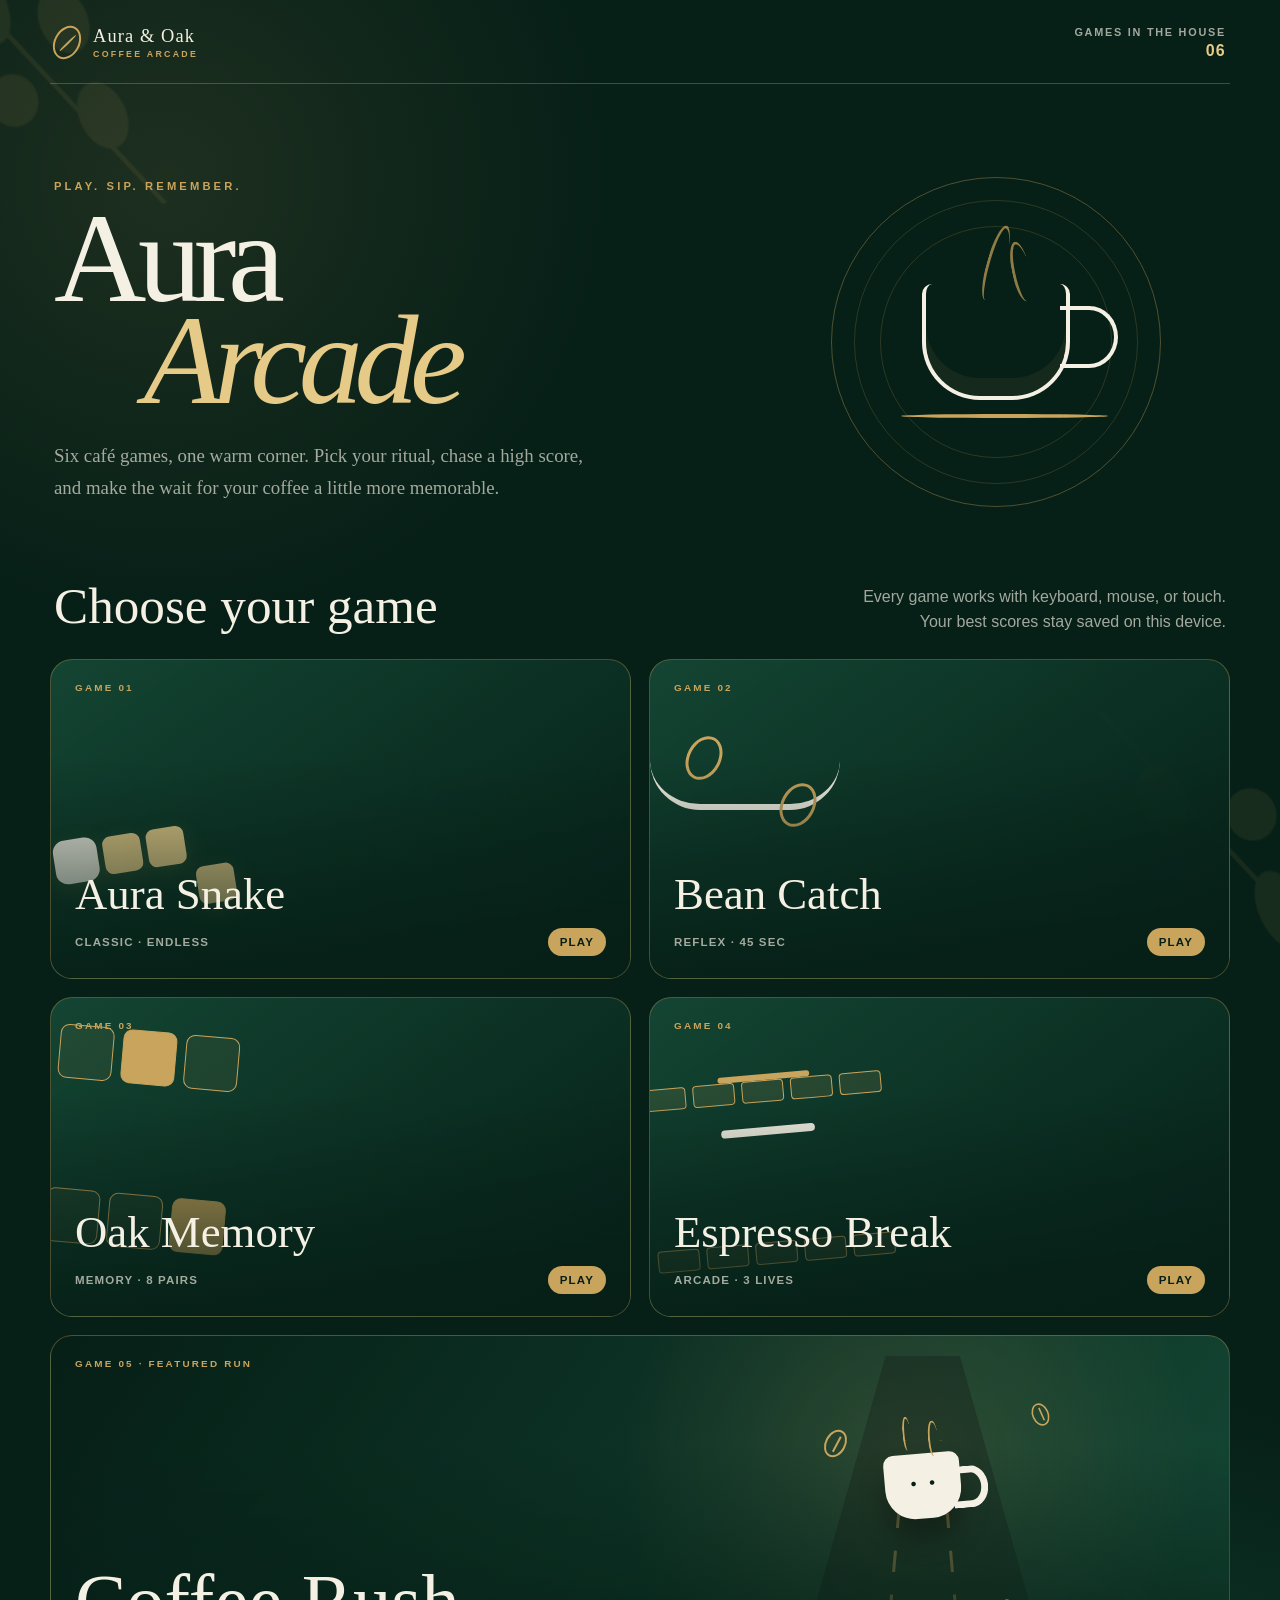
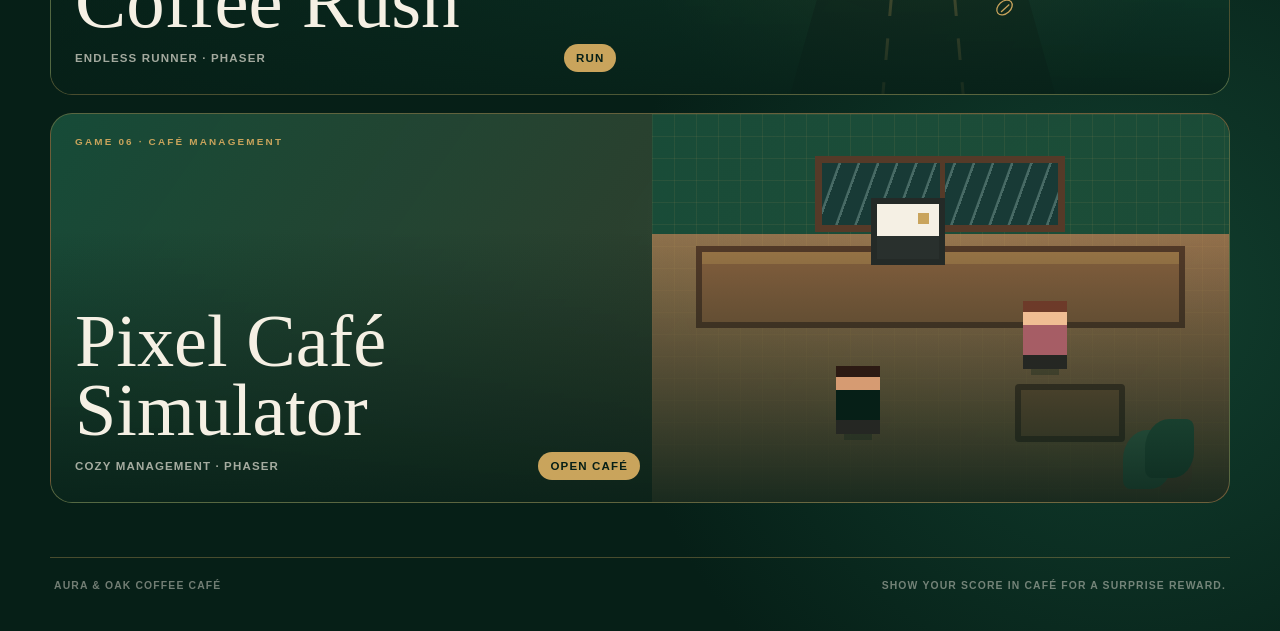
<file: index.html>
<!DOCTYPE html>
<html lang="en">
<head>
  <meta charset="UTF-8">
  <meta name="viewport" content="width=device-width, initial-scale=1.0, maximum-scale=1.0, user-scalable=no">
  <meta name="theme-color" content="#061f17">
  <title>Aura Arcade | Aura &amp; Oak</title>
  <link rel="stylesheet" href="styles.css">
</head>
<body>
  <main class="site">
    <header class="topbar">
      <button class="brand" id="brandHomeButton" type="button" aria-label="Return to Aura Arcade home">
        <span class="brand-bean" aria-hidden="true"></span>
        <span class="brand-copy">
          <strong>Aura &amp; Oak</strong>
          <span>Coffee Arcade</span>
        </span>
      </button>
      <div class="top-score">
        Games in the house
        <strong>06</strong>
      </div>
    </header>

    <section class="view active" id="homeView">
      <div class="hero">
        <div>
          <p class="eyebrow">Play. Sip. Remember.</p>
          <h1>Aura <span>Arcade</span></h1>
          <p class="hero-text">
            Six café games, one warm corner. Pick your ritual, chase a high score,
            and make the wait for your coffee a little more memorable.
          </p>
        </div>
        <div class="hero-art" aria-hidden="true">
          <div class="hero-ring"></div>
          <div class="steam"></div>
          <div class="steam"></div>
          <div class="hero-cup"></div>
        </div>
      </div>

      <div class="library-heading">
        <h2>Choose your game</h2>
        <p>Every game works with keyboard, mouse, or touch. Your best scores stay saved on this device.</p>
      </div>

      <div class="game-grid">
        <button class="game-card" type="button" data-game="snake">
          <span class="card-number">GAME 01</span>
          <span class="card-art pixel-snake" aria-hidden="true">
            <i></i><i></i><i></i><i></i>
          </span>
          <span class="card-copy">
            <h3>Aura Snake</h3>
            <span class="card-meta"><span>Classic · Endless</span><span class="play-chip">Play</span></span>
          </span>
        </button>

        <button class="game-card" type="button" data-game="catch">
          <span class="card-number">GAME 02</span>
          <span class="card-art fall-art" aria-hidden="true"></span>
          <span class="card-copy">
            <h3>Bean Catch</h3>
            <span class="card-meta"><span>Reflex · 45 sec</span><span class="play-chip">Play</span></span>
          </span>
        </button>

        <button class="game-card" type="button" data-game="memory">
          <span class="card-number">GAME 03</span>
          <span class="card-art memory-art" aria-hidden="true">
            <i></i><i></i><i></i><i></i><i></i><i></i>
          </span>
          <span class="card-copy">
            <h3>Oak Memory</h3>
            <span class="card-meta"><span>Memory · 8 pairs</span><span class="play-chip">Play</span></span>
          </span>
        </button>

        <button class="game-card" type="button" data-game="break">
          <span class="card-number">GAME 04</span>
          <span class="card-art brick-art" aria-hidden="true">
            <i></i><i></i><i></i><i></i><i></i>
            <i></i><i></i><i></i><i></i><i></i>
          </span>
          <span class="card-copy">
            <h3>Espresso Break</h3>
            <span class="card-meta"><span>Arcade · 3 lives</span><span class="play-chip">Play</span></span>
          </span>
        </button>

        <a class="game-card game-card--rush" href="coffee-rush/">
          <span class="card-number">GAME 05 · FEATURED RUN</span>
          <span class="card-art rush-art" aria-hidden="true">
            <span class="rush-road"></span>
            <span class="rush-cup"><i></i></span>
            <span class="rush-bean rush-bean--one"></span>
            <span class="rush-bean rush-bean--two"></span>
            <span class="rush-bean rush-bean--three"></span>
          </span>
          <span class="card-copy">
            <h3>Coffee Rush</h3>
            <span class="card-meta"><span>Endless Runner · Phaser</span><span class="play-chip">Run</span></span>
          </span>
        </a>

        <a class="game-card game-card--cafe" href="pixel-cafe/">
          <span class="card-number">GAME 06 · CAFÉ MANAGEMENT</span>
          <span class="card-art cafe-art" aria-hidden="true">
            <span class="cafe-window"></span>
            <span class="cafe-counter"></span>
            <span class="cafe-machine"></span>
            <span class="cafe-table"></span>
            <span class="cafe-owner"></span>
            <span class="cafe-guest"></span>
            <span class="cafe-plant"></span>
          </span>
          <span class="card-copy">
            <h3>Pixel Café Simulator</h3>
            <span class="card-meta"><span>Cozy Management · Phaser</span><span class="play-chip">Open Café</span></span>
          </span>
        </a>
      </div>
    </section>

    <section class="view" id="gameView">
      <div class="game-room">
        <div class="room-head">
          <button class="ghost-button" id="backButton" type="button">← Games</button>
          <h1 class="room-title" id="roomTitle">Aura Snake</h1>
          <div class="room-best">Best<strong id="bestScore">000</strong></div>
        </div>

        <div class="game-panel">
          <div class="game-hud">
            <div class="hud-cell">
              <span class="hud-label">Score</span>
              <span class="hud-value" id="scoreValue">000</span>
            </div>
            <div class="hud-cell">
              <span class="hud-label" id="middleLabel">Speed</span>
              <span class="hud-value" id="middleValue">1x</span>
            </div>
            <div class="hud-cell">
              <span class="hud-label" id="rightLabel">Beans</span>
              <span class="hud-value" id="rightValue">0</span>
            </div>
          </div>

          <div class="canvas-wrap" id="canvasWrap">
            <canvas id="gameCanvas" width="720" height="720" aria-label="Aura Arcade game canvas"></canvas>
            <div class="game-overlay" id="gameOverlay">
              <p class="overlay-kicker" id="overlayKicker">Aura &amp; Oak presents</p>
              <h2 id="overlayTitle">Aura Snake</h2>
              <p class="overlay-copy" id="overlayCopy">Collect coffee beans, grow longer, and keep your cool.</p>
              <button class="primary-button" id="overlayButton" type="button">Start Game</button>
            </div>
          </div>

          <div class="room-actions">
            <button class="action-button" id="pauseButton" type="button" disabled>Pause</button>
            <button class="action-button" id="restartButton" type="button" disabled>Restart</button>
          </div>
          <p class="game-help" id="gameHelp"></p>
        </div>
      </div>
    </section>

    <footer class="site-footer">
      <span>Aura &amp; Oak Coffee Café</span>
      <span>Show your score in café for a surprise reward.</span>
    </footer>
  </main>

  <script src="game.js"></script>
</body>
</html>
</file>
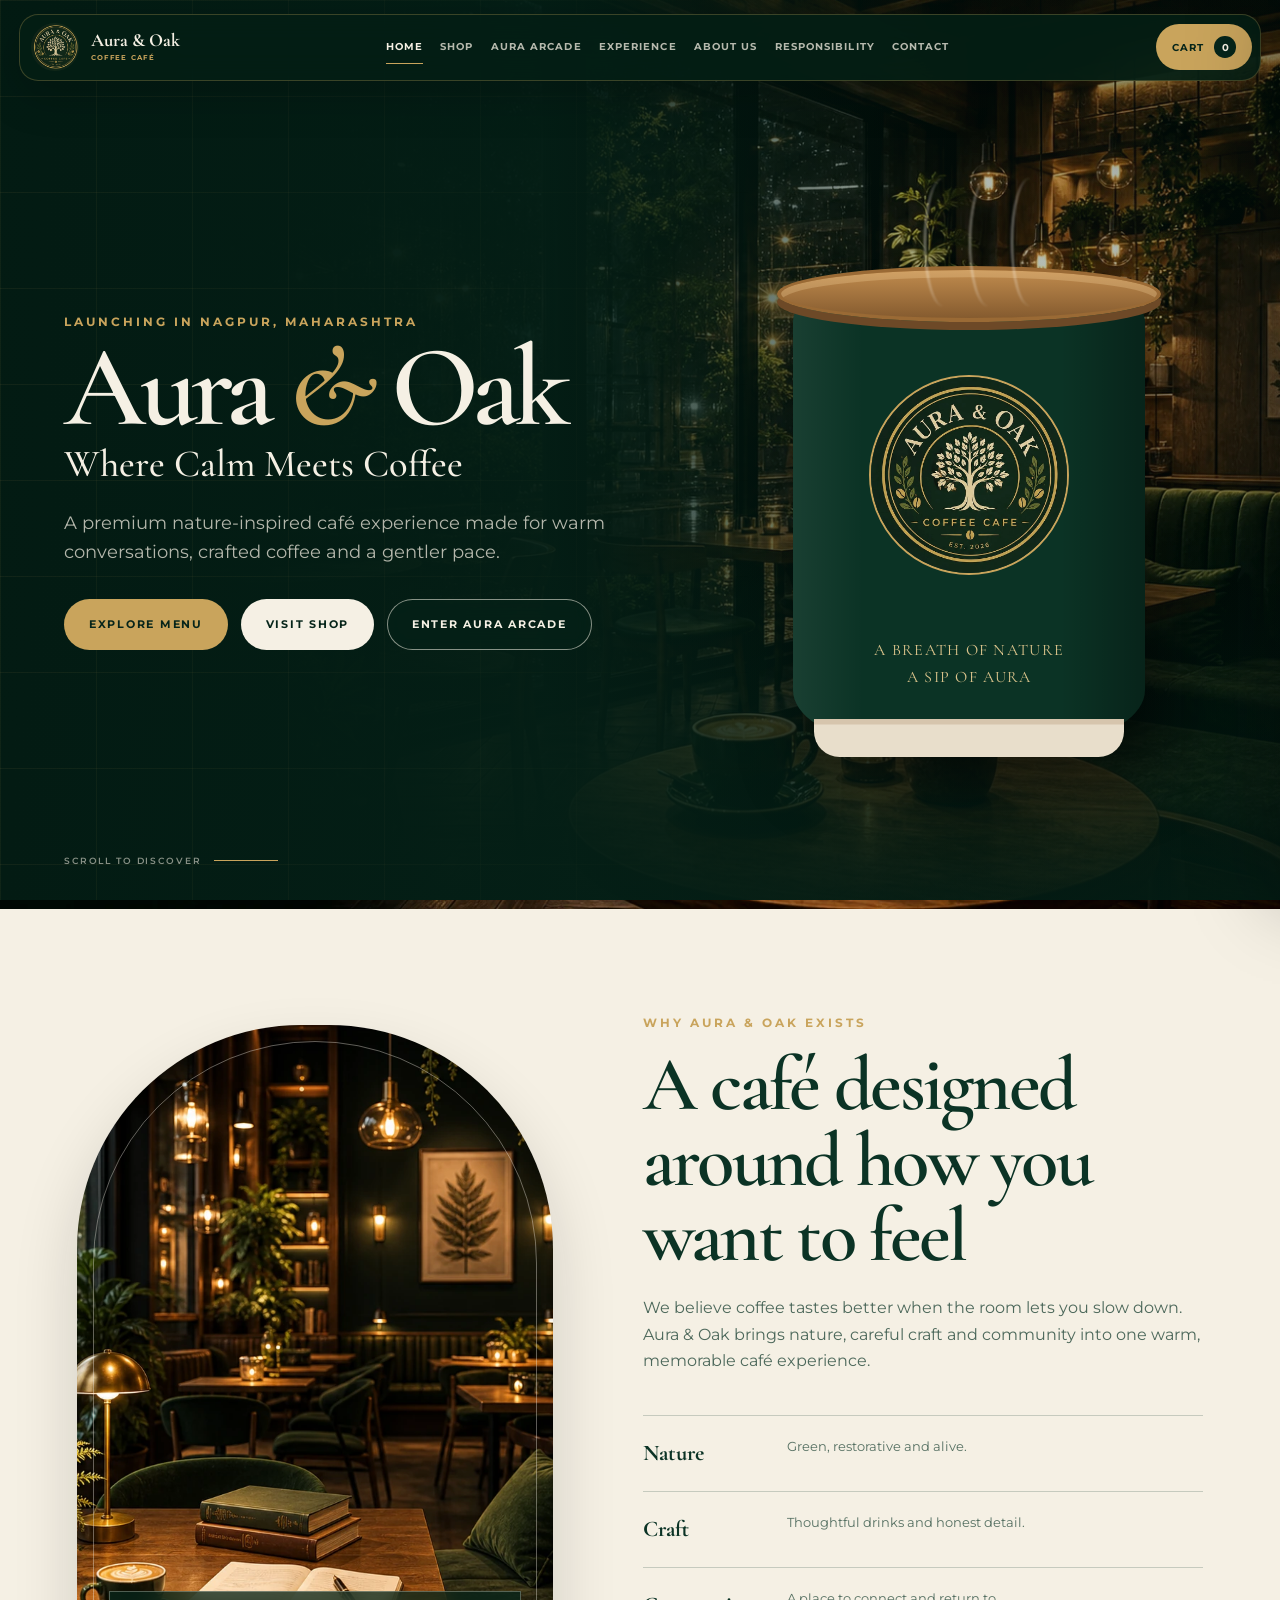
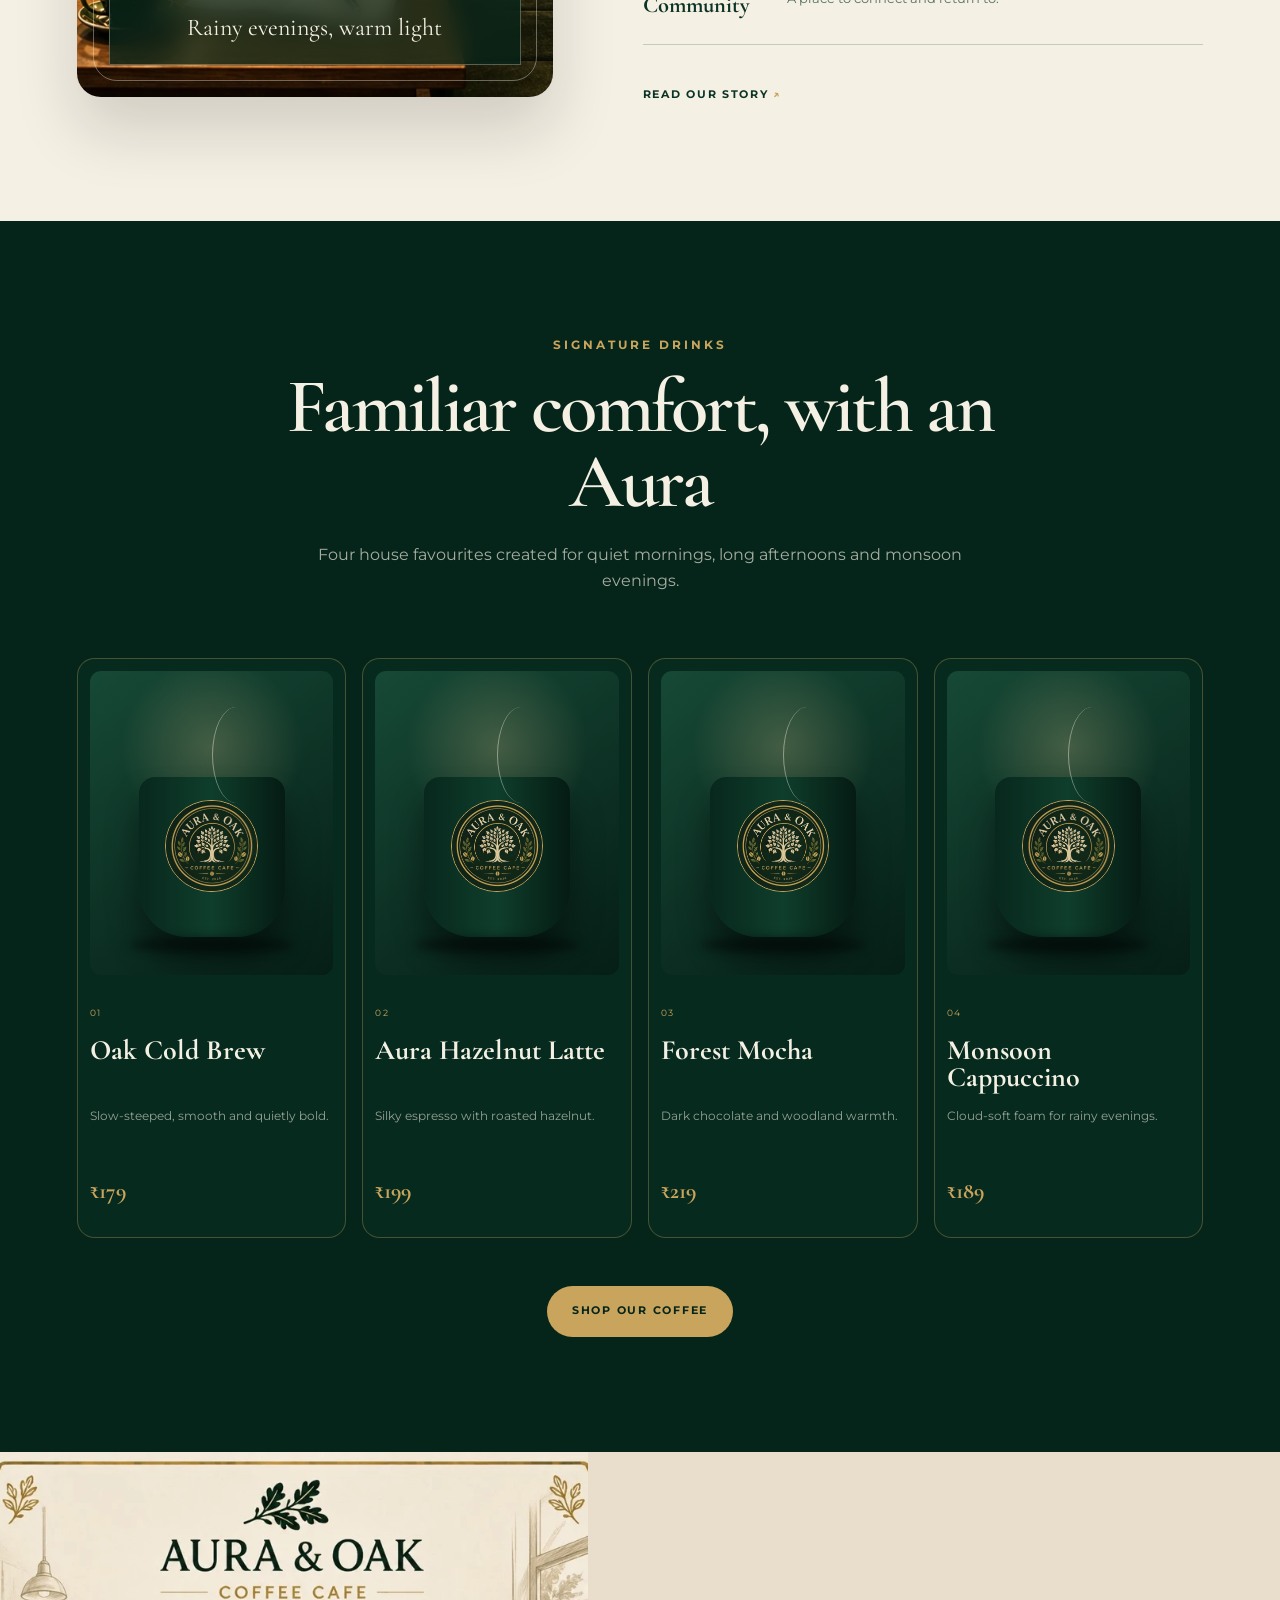
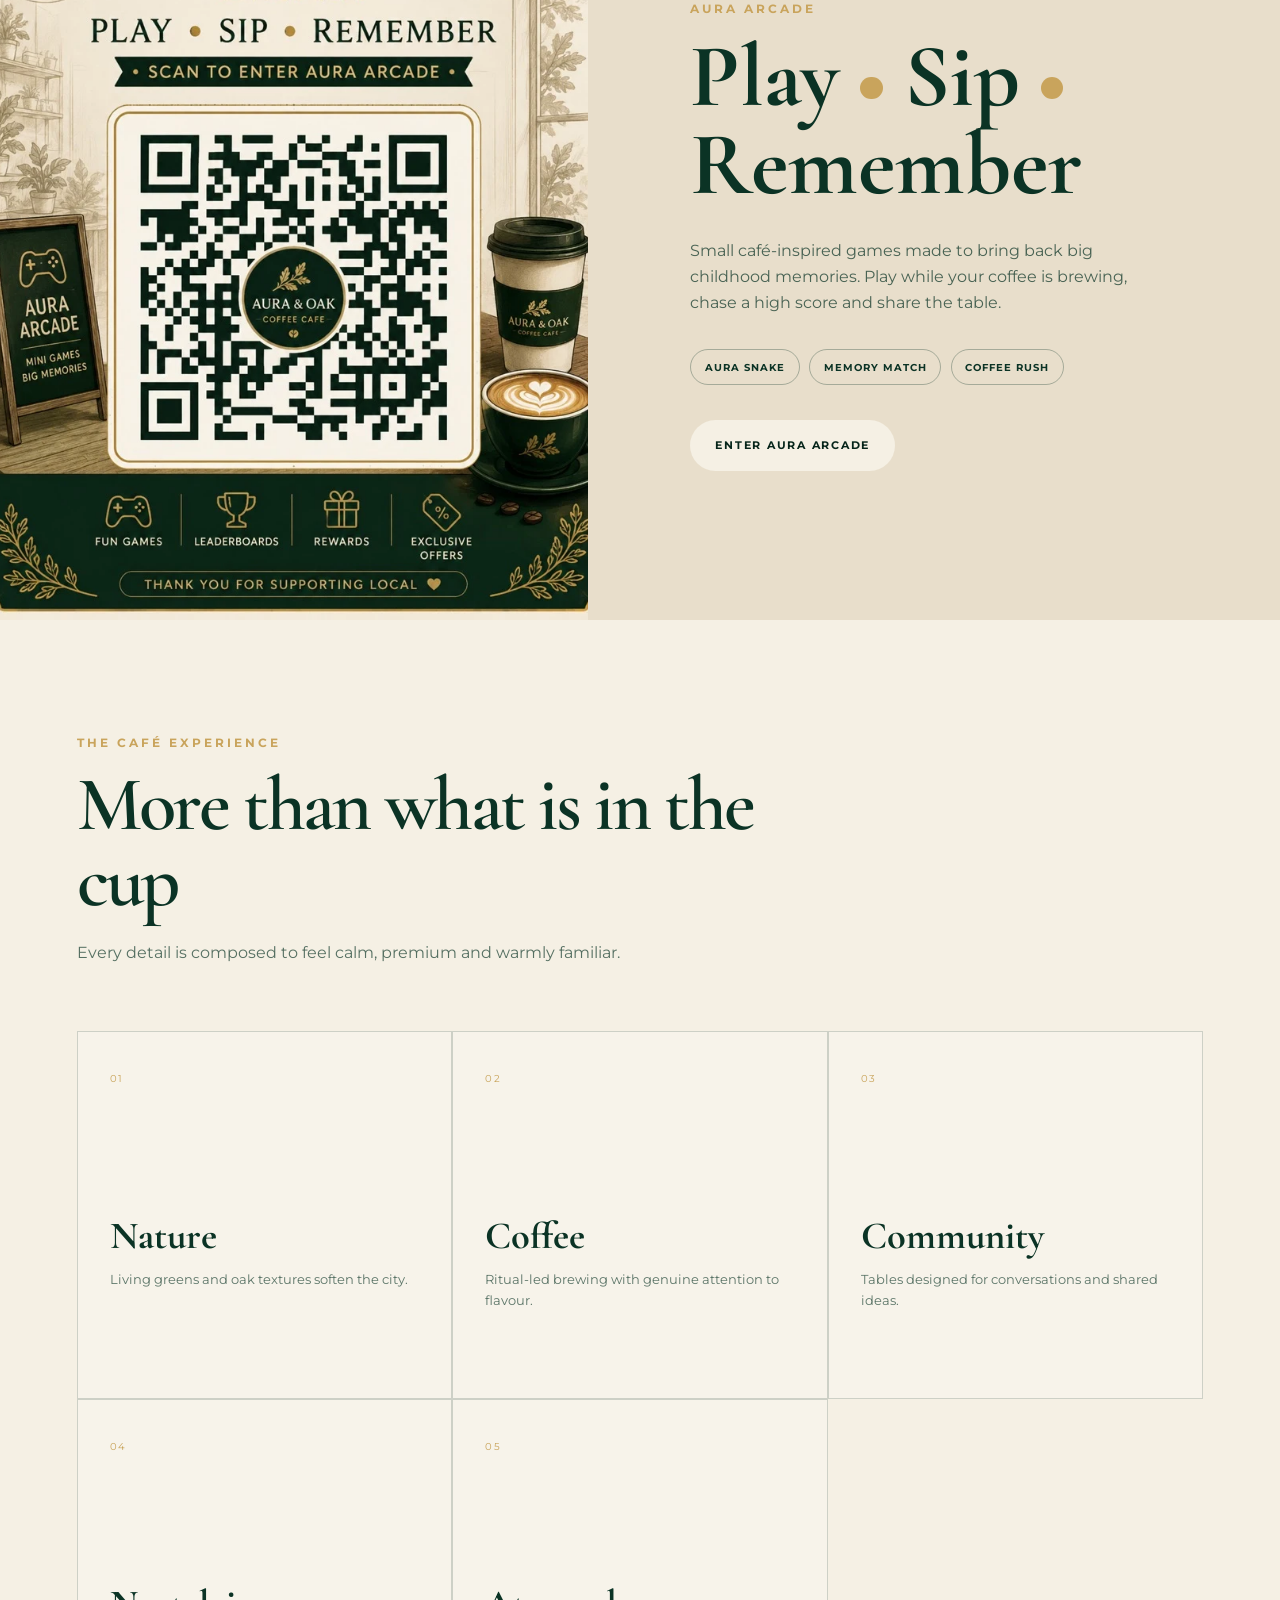
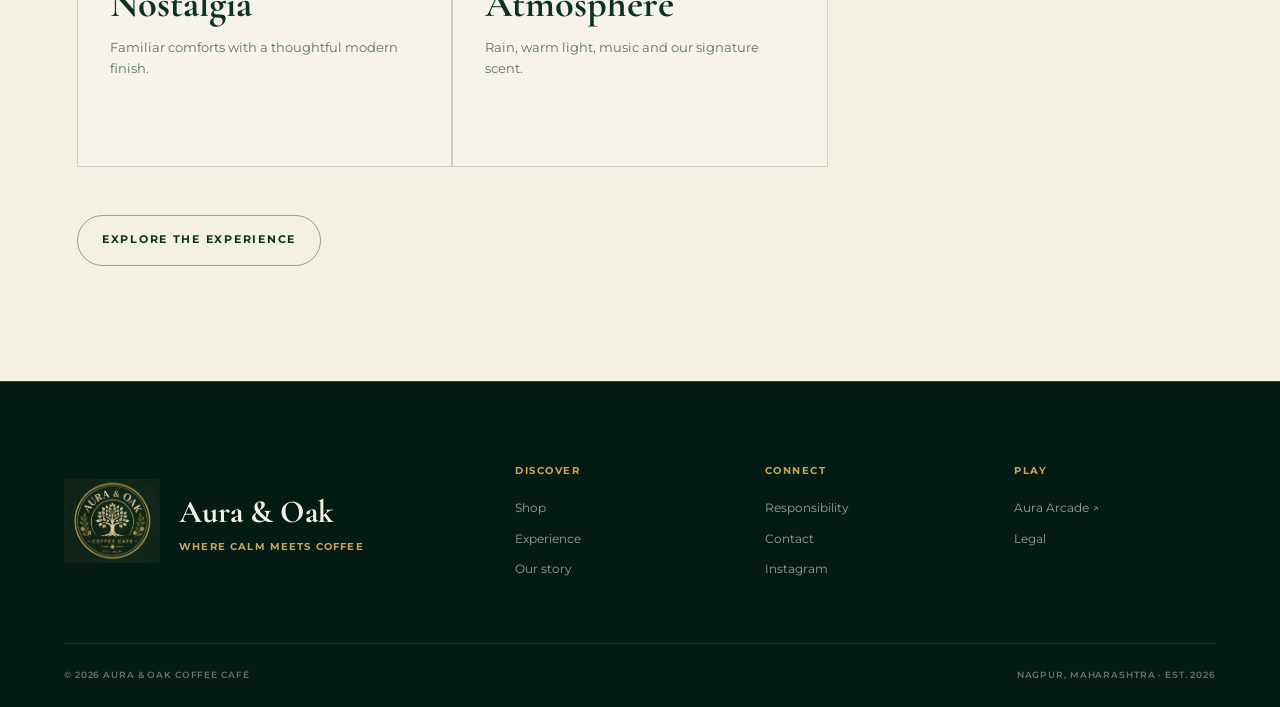
<file: cafe-website/index.html>
<!doctype html>
<html lang="en">
  <head>
    <meta charset="UTF-8" />
    <meta name="viewport" content="width=device-width, initial-scale=1.0" />
    <meta name="theme-color" content="#06251A" />
    <meta name="description" content="Aura & Oak Coffee Café — a premium nature-inspired café experience coming to Nagpur, Maharashtra. Where Calm Meets Coffee." />
    <meta name="keywords" content="Aura and Oak, coffee cafe Nagpur, premium cafe, Dharampeth cafe, Civil Lines cafe, Ramdaspeth cafe, Aura Arcade" />
    <meta property="og:title" content="Aura & Oak Coffee Café" />
    <meta property="og:description" content="Where Calm Meets Coffee. A premium nature-inspired café experience coming to Nagpur." />
    <meta property="og:image" content="./assets/aura-oak-main-logo.jpeg" />
    <meta property="og:type" content="website" />
    <title>Aura &amp; Oak Coffee Café | Nagpur</title>
    <script type="module" crossorigin src="./assets/index-BDiF6Wzp.js"></script>
    <link rel="stylesheet" crossorigin href="./assets/index-DJxs13Rv.css">
  </head>
  <body>
    <div id="root"></div>
  </body>
</html>
</file>
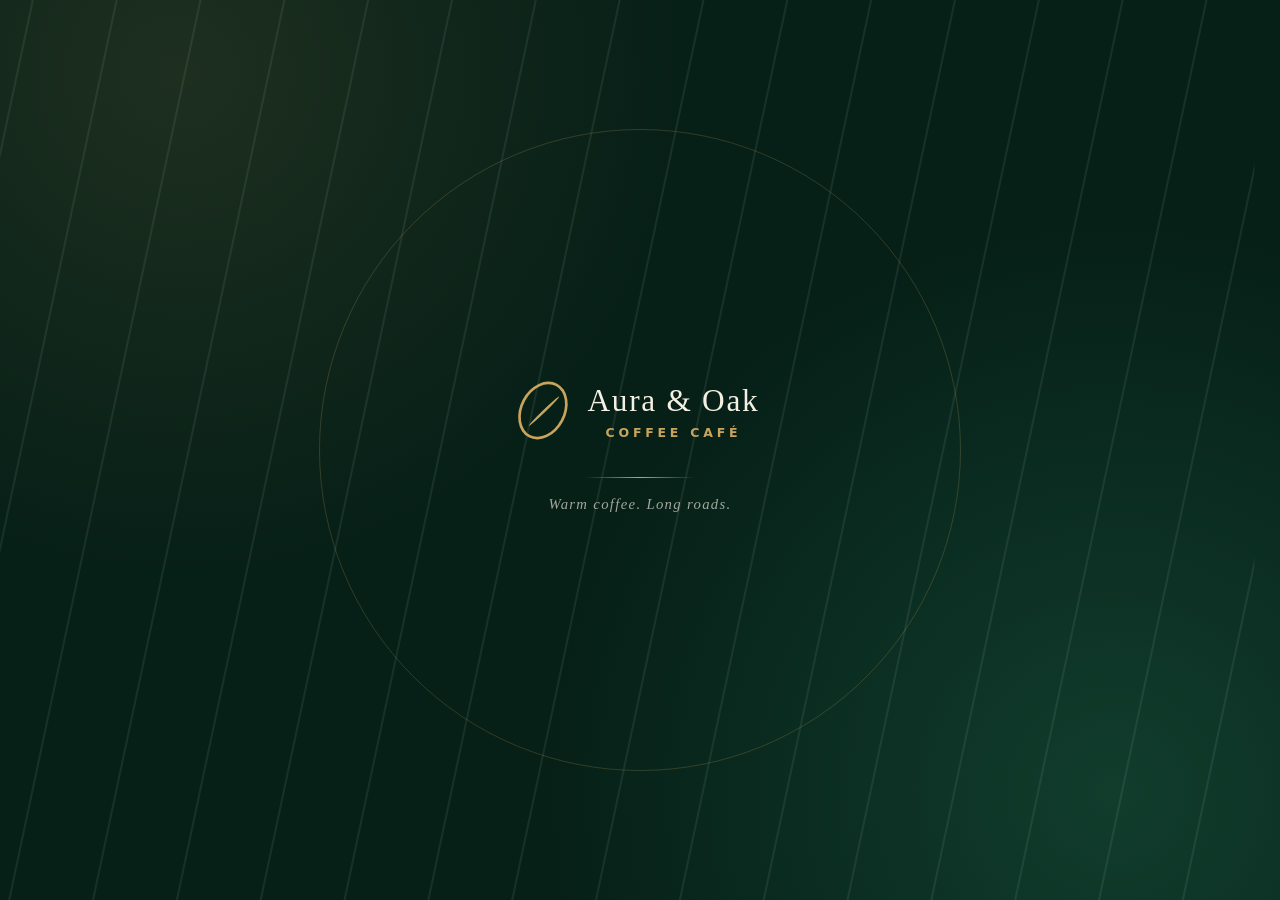
<file: coffee-rush/index.html>
<!doctype html>
<html lang="en">
  <head>
    <meta charset="UTF-8" />
    <meta name="viewport" content="width=device-width, initial-scale=1.0, maximum-scale=1.0, user-scalable=no" />
    <meta name="theme-color" content="#0B3325" />
    <meta name="description" content="Coffee Rush by Aura & Oak - a premium endless runner." />
    <title>Coffee Rush | Aura &amp; Oak</title>
    <script type="module" crossorigin src="./assets/index-Bf2O-oBG.js"></script>
    <link rel="stylesheet" crossorigin href="./assets/index-C-AaV9JG.css">
  </head>
  <body>
    <div id="root"></div>
  </body>
</html>
</file>
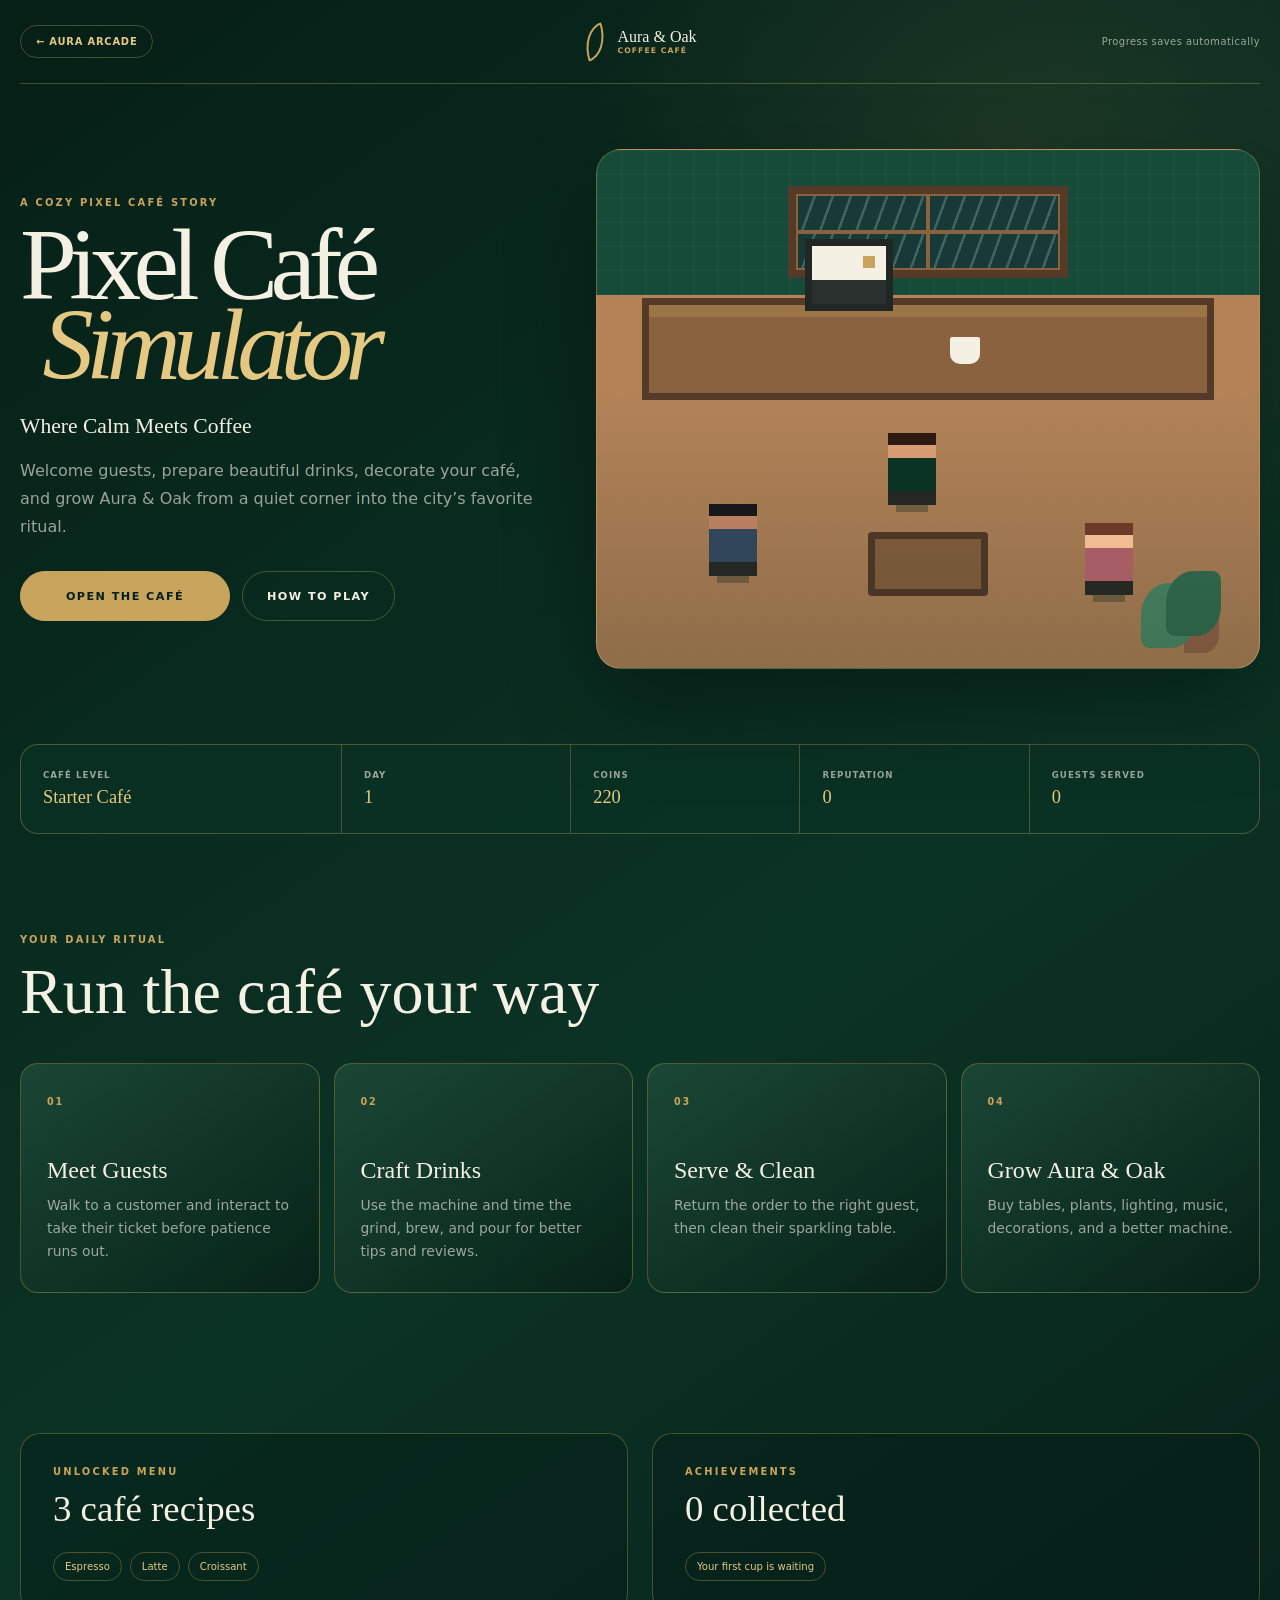
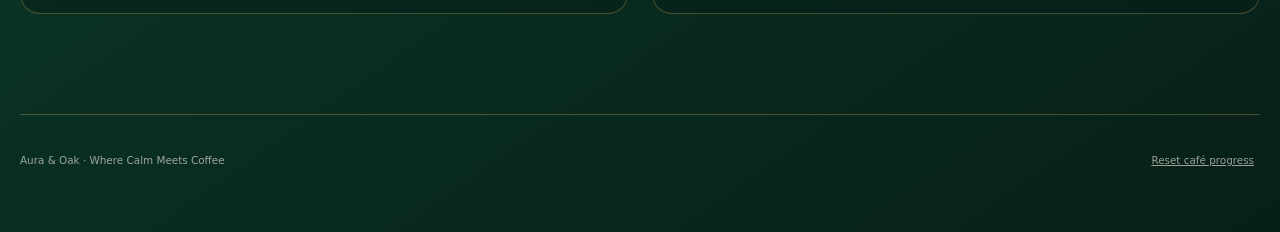
<file: pixel-cafe/index.html>
<!doctype html>
<html lang="en">
  <head>
    <meta charset="UTF-8" />
    <meta name="viewport" content="width=device-width, initial-scale=1.0, maximum-scale=1.0, user-scalable=no" />
    <meta name="theme-color" content="#071f18" />
    <meta name="description" content="Aura & Oak Pixel Café Simulator - Where Calm Meets Coffee." />
    <title>Pixel Café Simulator | Aura & Oak</title>
    <script type="module" crossorigin src="./assets/index-ycM9-4Hh.js"></script>
    <link rel="stylesheet" crossorigin href="./assets/index-710OO4ZT.css">
  </head>
  <body>
    <div id="root"></div>
  </body>
</html>
</file>
<file: styles.css>
:root {
      --green: #0b3325;
      --green-deep: #061f17;
      --green-soft: #174d39;
      --gold: #c9a45c;
      --gold-light: #e6ca88;
      --cream: #f5f0e4;
      --ink: #111111;
      --danger: #9f4a3f;
      --muted: rgba(245, 240, 228, 0.66);
      --line: rgba(201, 164, 92, 0.34);
    }

    * {
      box-sizing: border-box;
      -webkit-tap-highlight-color: transparent;
    }

    html {
      min-height: 100%;
      background: var(--green-deep);
    }

    body {
      min-height: 100vh;
      min-height: 100svh;
      margin: 0;
      color: var(--cream);
      background:
        radial-gradient(circle at 13% 8%, rgba(201, 164, 92, 0.12), transparent 28rem),
        radial-gradient(circle at 88% 85%, rgba(23, 77, 57, 0.7), transparent 32rem),
        var(--green-deep);
      font-family: Arial, Helvetica, sans-serif;
      overflow-x: hidden;
    }

    body::before,
    body::after {
      content: "";
      position: fixed;
      z-index: 0;
      width: 220px;
      height: 320px;
      opacity: 0.09;
      pointer-events: none;
      background:
        radial-gradient(ellipse at 37% 20%, var(--gold) 0 11%, transparent 12%),
        radial-gradient(ellipse at 67% 35%, var(--gold) 0 11%, transparent 12%),
        radial-gradient(ellipse at 31% 51%, var(--gold) 0 11%, transparent 12%),
        radial-gradient(ellipse at 65% 67%, var(--gold) 0 11%, transparent 12%),
        linear-gradient(72deg, transparent 49%, var(--gold) 49.5% 50.5%, transparent 51%);
    }

    body::before {
      top: -80px;
      left: -60px;
      transform: rotate(-25deg);
    }

    body::after {
      right: -45px;
      bottom: -95px;
      transform: rotate(155deg);
    }

    button {
      font: inherit;
    }

    button:focus-visible {
      outline: 2px solid var(--cream);
      outline-offset: 3px;
    }

    .site {
      position: relative;
      z-index: 1;
      width: min(1180px, calc(100% - 32px));
      margin: 0 auto;
      padding: 20px 0 40px;
    }

    .topbar {
      display: flex;
      align-items: center;
      justify-content: space-between;
      gap: 20px;
      min-height: 64px;
      padding: 0 4px 18px;
      border-bottom: 1px solid var(--line);
    }

    .brand {
      display: flex;
      align-items: center;
      gap: 13px;
      padding: 0;
      cursor: pointer;
      border: 0;
      color: var(--cream);
      background: transparent;
      text-decoration: none;
      text-align: left;
    }

    .brand-bean {
      position: relative;
      width: 26px;
      height: 35px;
      border: 2px solid var(--gold);
      border-radius: 50%;
      transform: rotate(28deg);
    }

    .brand-bean::after {
      content: "";
      position: absolute;
      top: 4px;
      bottom: 4px;
      left: 50%;
      width: 2px;
      border-radius: 50%;
      background: var(--gold);
      transform: rotate(18deg);
    }

    .brand-copy strong,
    .brand-copy span {
      display: block;
    }

    .brand-copy strong {
      font-family: Georgia, "Times New Roman", serif;
      font-size: 1.15rem;
      font-weight: 500;
      letter-spacing: 0.06em;
    }

    .brand-copy span {
      margin-top: 2px;
      color: var(--gold);
      font-size: 0.55rem;
      font-weight: 800;
      letter-spacing: 0.26em;
      text-transform: uppercase;
    }

    .top-score {
      color: var(--muted);
      font-size: 0.68rem;
      font-weight: 700;
      letter-spacing: 0.16em;
      text-align: right;
      text-transform: uppercase;
    }

    .top-score strong {
      display: block;
      margin-top: 4px;
      color: var(--gold-light);
      font-size: 1rem;
      letter-spacing: 0.08em;
    }

    .view {
      display: none;
    }

    .view.active {
      display: block;
    }

    /* Arcade home */
    .hero {
      display: grid;
      grid-template-columns: minmax(0, 1.15fr) minmax(280px, 0.85fr);
      align-items: center;
      gap: clamp(34px, 7vw, 90px);
      padding: clamp(52px, 8vw, 96px) 4px clamp(42px, 7vw, 72px);
    }

    .eyebrow {
      margin: 0 0 15px;
      color: var(--gold);
      font-size: 0.7rem;
      font-weight: 800;
      letter-spacing: 0.28em;
      text-transform: uppercase;
    }

    .hero h1 {
      max-width: 720px;
      margin: 0;
      font-family: Georgia, "Times New Roman", serif;
      font-size: clamp(4rem, 10vw, 8.4rem);
      font-weight: 500;
      letter-spacing: -0.065em;
      line-height: 0.8;
    }

    .hero h1 span {
      display: block;
      margin-left: 0.7em;
      color: var(--gold-light);
      font-style: italic;
    }

    .hero-text {
      max-width: 540px;
      margin: 28px 0 0;
      color: var(--muted);
      font-family: Georgia, "Times New Roman", serif;
      font-size: clamp(1rem, 2vw, 1.18rem);
      line-height: 1.7;
    }

    .hero-art {
      position: relative;
      display: grid;
      place-items: center;
      min-height: 300px;
    }

    .hero-ring {
      position: absolute;
      width: min(28vw, 330px);
      aspect-ratio: 1;
      border: 1px solid rgba(201, 164, 92, 0.38);
      border-radius: 50%;
    }

    .hero-ring::before,
    .hero-ring::after {
      content: "";
      position: absolute;
      border: 1px solid rgba(201, 164, 92, 0.2);
      border-radius: 50%;
    }

    .hero-ring::before {
      inset: 22px;
    }

    .hero-ring::after {
      inset: 48px;
    }

    .hero-cup {
      position: relative;
      z-index: 1;
      width: 148px;
      height: 116px;
      border: 4px solid var(--cream);
      border-top: 0;
      border-radius: 10px 10px 58px 58px;
      box-shadow: inset 0 -18px 0 rgba(201, 164, 92, 0.08);
    }

    .hero-cup::before {
      content: "";
      position: absolute;
      top: 22px;
      right: -52px;
      width: 54px;
      height: 54px;
      border: 4px solid var(--cream);
      border-left: 0;
      border-radius: 0 50% 50% 0;
    }

    .hero-cup::after {
      content: "";
      position: absolute;
      left: -25px;
      right: -42px;
      bottom: -22px;
      height: 4px;
      border-radius: 50%;
      background: var(--gold);
    }

    .steam {
      position: absolute;
      bottom: 190px;
      z-index: 2;
      width: 18px;
      height: 78px;
      border: 3px solid var(--gold);
      border-right: 0;
      border-bottom: 0;
      border-radius: 50%;
      opacity: 0.7;
      transform: rotate(16deg);
    }

    .steam:nth-child(2) {
      margin-left: 50px;
      height: 61px;
      transform: rotate(-12deg);
    }

    .library-heading {
      display: flex;
      align-items: end;
      justify-content: space-between;
      gap: 20px;
      margin: 0 4px 24px;
    }

    .library-heading h2 {
      margin: 0;
      font-family: Georgia, "Times New Roman", serif;
      font-size: clamp(2rem, 4vw, 3.2rem);
      font-weight: 500;
    }

    .library-heading p {
      max-width: 390px;
      margin: 0;
      color: var(--muted);
      line-height: 1.55;
      text-align: right;
    }

    .game-grid {
      display: grid;
      grid-template-columns: repeat(2, minmax(0, 1fr));
      gap: 18px;
    }

    .game-card {
      position: relative;
      display: block;
      min-height: 320px;
      overflow: hidden;
      cursor: pointer;
      border: 1px solid var(--line);
      border-radius: 22px;
      color: var(--cream);
      background:
        linear-gradient(145deg, rgba(23, 77, 57, 0.82), rgba(6, 31, 23, 0.95));
      text-decoration: none;
      text-align: left;
      transition: transform 180ms ease, border-color 180ms ease, box-shadow 180ms ease;
    }

    .game-card:hover {
      border-color: var(--gold);
      box-shadow: 0 22px 55px rgba(0, 0, 0, 0.25);
      transform: translateY(-5px);
    }

    .game-card::after {
      content: "";
      position: absolute;
      inset: 0;
      background: linear-gradient(180deg, transparent 30%, rgba(6, 31, 23, 0.86) 100%);
      pointer-events: none;
    }

    .card-number {
      position: absolute;
      top: 22px;
      left: 24px;
      z-index: 2;
      color: var(--gold);
      font-size: 0.62rem;
      font-weight: 800;
      letter-spacing: 0.22em;
    }

    .card-art {
      position: absolute;
      inset: 0;
      display: grid;
      place-items: center;
      color: var(--gold-light);
    }

    .pixel-snake {
      display: flex;
      gap: 6px;
      align-items: center;
      transform: rotate(-9deg);
    }

    .pixel-snake i {
      width: 38px;
      height: 38px;
      border-radius: 8px;
      background: currentColor;
      box-shadow: 0 8px 24px rgba(201, 164, 92, 0.18);
    }

    .pixel-snake i:nth-child(1) {
      width: 44px;
      height: 44px;
      border-radius: 12px;
      background: var(--cream);
    }

    .pixel-snake i:nth-child(4) {
      transform: translateY(44px);
    }

    .fall-art {
      width: 190px;
      height: 150px;
      border-bottom: 6px solid var(--cream);
      border-radius: 0 0 50px 50px;
    }

    .fall-art::before,
    .fall-art::after {
      content: "";
      position: absolute;
      top: 75px;
      width: 28px;
      height: 40px;
      border: 3px solid var(--gold);
      border-radius: 50%;
      transform: rotate(28deg);
    }

    .fall-art::before {
      left: calc(50% - 58px);
    }

    .fall-art::after {
      left: calc(50% + 36px);
      top: 122px;
    }

    .memory-art {
      display: grid;
      grid-template-columns: repeat(3, 54px);
      gap: 9px;
      transform: rotate(5deg);
    }

    .memory-art i {
      width: 54px;
      height: 54px;
      aspect-ratio: 1;
      border: 1px solid var(--gold);
      border-radius: 9px;
      background: rgba(201, 164, 92, 0.08);
    }

    .memory-art i:nth-child(2),
    .memory-art i:nth-child(6) {
      background: var(--gold);
    }

    .brick-art {
      display: grid;
      grid-template-columns: repeat(5, 42px);
      gap: 7px;
      transform: rotate(-5deg);
    }

    .brick-art i {
      width: 42px;
      height: 22px;
      border: 1px solid var(--gold);
      border-radius: 4px;
      background: rgba(201, 164, 92, 0.13);
    }

    .brick-art::after {
      content: "";
      position: absolute;
      width: 94px;
      height: 8px;
      left: 74px;
      top: 114px;
      border-radius: 99px;
      background: var(--cream);
      box-shadow: 0 -54px 0 -1px var(--gold);
    }

    .game-card--rush {
      grid-column: 1 / -1;
      min-height: 360px;
      background:
        radial-gradient(circle at 73% 36%, rgba(201, 164, 92, 0.17), transparent 18rem),
        linear-gradient(125deg, rgba(6, 31, 23, 0.98), rgba(23, 77, 57, 0.9));
    }

    .game-card--rush .card-copy {
      right: 52%;
    }

    .game-card--rush .card-copy h3 {
      font-size: clamp(2.8rem, 6vw, 5.3rem);
      line-height: 0.9;
    }

    .rush-art {
      left: 48%;
      overflow: hidden;
    }

    .rush-road {
      position: absolute;
      top: 20px;
      bottom: -80px;
      left: 50%;
      width: 310px;
      background: rgba(17, 17, 17, 0.28);
      clip-path: polygon(38% 0, 62% 0, 100% 100%, 0 100%);
      transform: translateX(-50%);
    }

    .rush-road::before,
    .rush-road::after {
      content: "";
      position: absolute;
      top: 20%;
      bottom: 0;
      width: 3px;
      background: repeating-linear-gradient(
        to bottom,
        transparent 0 22px,
        rgba(201, 164, 92, 0.55) 23px 44px
      );
    }

    .rush-road::before {
      left: 39%;
      transform: rotate(5deg);
    }

    .rush-road::after {
      right: 39%;
      transform: rotate(-5deg);
    }

    .rush-cup {
      position: absolute;
      z-index: 2;
      top: 42%;
      left: 50%;
      width: 76px;
      height: 65px;
      border-radius: 10px 10px 30px 30px;
      background: var(--cream);
      box-shadow: 0 20px 28px rgba(0, 0, 0, 0.3);
      transform: translate(-50%, -50%) rotate(-5deg);
    }

    .rush-cup::before {
      content: "";
      position: absolute;
      top: 16px;
      right: -27px;
      width: 28px;
      height: 28px;
      border: 7px solid var(--cream);
      border-left: 0;
      border-radius: 0 50% 50% 0;
    }

    .rush-cup::after {
      content: "••";
      position: absolute;
      top: 21px;
      left: 0;
      width: 100%;
      color: var(--green-deep);
      font-size: 1rem;
      font-weight: 900;
      letter-spacing: 13px;
      text-align: center;
      text-indent: 13px;
    }

    .rush-cup i,
    .rush-cup i::before {
      position: absolute;
      width: 8px;
      height: 34px;
      border: 2px solid var(--gold);
      border-right: 0;
      border-bottom: 0;
      border-radius: 50%;
    }

    .rush-cup i {
      top: -38px;
      left: 22px;
    }

    .rush-cup i::before {
      content: "";
      top: 4px;
      left: 23px;
    }

    .rush-bean {
      position: absolute;
      z-index: 2;
      width: 21px;
      height: 29px;
      border: 2px solid var(--gold);
      border-radius: 50%;
      transform: rotate(28deg);
    }

    .rush-bean::after {
      content: "";
      position: absolute;
      top: 4px;
      bottom: 4px;
      left: 50%;
      width: 2px;
      background: var(--gold);
    }

    .rush-bean--one {
      top: 26%;
      left: 34%;
    }

    .rush-bean--two {
      top: 18%;
      right: 29%;
      transform: rotate(-24deg) scale(0.8);
    }

    .rush-bean--three {
      right: 35%;
      bottom: 20%;
      transform: rotate(48deg) scale(0.65);
    }

    .game-card--cafe {
      grid-column: 1 / -1;
      min-height: 390px;
      background:
        radial-gradient(circle at 76% 31%, rgba(229, 201, 131, 0.14), transparent 19rem),
        linear-gradient(125deg, rgba(23, 77, 57, 0.96), rgba(85, 58, 40, 0.78));
    }

    .game-card--cafe .card-copy {
      right: 50%;
    }

    .game-card--cafe .card-copy h3 {
      max-width: 570px;
      font-size: clamp(2.7rem, 5.8vw, 5rem);
      line-height: 0.92;
    }

    .cafe-art {
      left: 51%;
      overflow: hidden;
      background:
        linear-gradient(rgba(201, 164, 92, 0.09) 1px, transparent 1px),
        linear-gradient(90deg, rgba(201, 164, 92, 0.09) 1px, transparent 1px),
        linear-gradient(180deg, rgba(23, 77, 57, 0.9) 0 31%, rgba(181, 132, 88, 0.72) 31% 100%);
      background-size: 22px 22px, 22px 22px, auto;
    }

    .cafe-window {
      position: absolute;
      top: 42px;
      left: 50%;
      width: 250px;
      height: 76px;
      border: 7px solid #553a28;
      background:
        repeating-linear-gradient(110deg, transparent 0 15px, rgba(143, 178, 171, 0.4) 16px 18px),
        #183a36;
      transform: translateX(-50%);
    }

    .cafe-window::after {
      content: "";
      position: absolute;
      top: 0;
      bottom: 0;
      left: 50%;
      width: 5px;
      background: #553a28;
    }

    .cafe-counter {
      position: absolute;
      top: 132px;
      right: 44px;
      left: 44px;
      height: 82px;
      border: 6px solid #553a28;
      background: #8a623f;
      box-shadow: inset 0 12px rgba(201, 164, 92, 0.32);
    }

    .cafe-machine {
      position: absolute;
      z-index: 2;
      top: 84px;
      left: 38%;
      width: 74px;
      height: 67px;
      border: 6px solid #242a27;
      background: var(--cream);
      box-shadow: inset 0 -23px #29302d;
    }

    .cafe-machine::after {
      content: "";
      position: absolute;
      top: 9px;
      right: 10px;
      width: 11px;
      height: 11px;
      background: var(--gold);
    }

    .cafe-table {
      position: absolute;
      right: 18%;
      bottom: 60px;
      width: 110px;
      height: 58px;
      border: 6px solid #553a28;
      border-radius: 4px;
      background: #8a623f;
    }

    .cafe-owner,
    .cafe-guest {
      position: absolute;
      z-index: 2;
      width: 44px;
      height: 68px;
      background:
        linear-gradient(#2c1a13 0 16%, transparent 16%),
        linear-gradient(#d69b72 0 35%, var(--green-deep) 35% 80%, #252723 80%);
      box-shadow: 0 14px 0 -8px rgba(6, 31, 23, 0.28);
    }

    .cafe-owner {
      bottom: 68px;
      left: 32%;
    }

    .cafe-guest {
      right: 28%;
      bottom: 133px;
      background:
        linear-gradient(#6d3a29 0 16%, transparent 16%),
        linear-gradient(#f0bd93 0 35%, #a65d65 35% 80%, #252723 80%);
    }

    .cafe-plant {
      position: absolute;
      right: 35px;
      bottom: 24px;
      width: 49px;
      height: 59px;
      border-radius: 50% 15% 45% 15%;
      background: #357052;
      box-shadow: -22px 11px #4f8b68, 7px 24px 0 -9px #9a6548;
    }

    .card-copy {
      position: absolute;
      right: 24px;
      bottom: 22px;
      left: 24px;
      z-index: 2;
    }

    .card-copy h3 {
      margin: 0 0 8px;
      font-family: Georgia, "Times New Roman", serif;
      font-size: clamp(1.8rem, 4vw, 2.8rem);
      font-weight: 500;
    }

    .card-meta {
      display: flex;
      align-items: center;
      justify-content: space-between;
      gap: 12px;
      color: var(--muted);
      font-size: 0.72rem;
      font-weight: 700;
      letter-spacing: 0.1em;
      text-transform: uppercase;
    }

    .play-chip {
      color: var(--green-deep);
      padding: 8px 12px;
      border-radius: 999px;
      background: var(--gold);
    }

    /* Shared game room */
    .game-room {
      width: min(760px, 100%);
      margin: 28px auto 0;
    }

    .room-head {
      display: grid;
      grid-template-columns: 120px 1fr 120px;
      align-items: center;
      gap: 14px;
      margin-bottom: 12px;
    }

    .ghost-button,
    .action-button,
    .primary-button {
      cursor: pointer;
      border: 1px solid var(--gold);
      color: var(--gold-light);
      background: rgba(6, 31, 23, 0.62);
      font-size: 0.68rem;
      font-weight: 800;
      letter-spacing: 0.12em;
      text-transform: uppercase;
      transition: color 140ms ease, background 140ms ease, transform 140ms ease;
    }

    .ghost-button,
    .action-button {
      min-height: 42px;
      border-radius: 11px;
    }

    .ghost-button:hover,
    .action-button:hover {
      color: var(--green-deep);
      background: var(--gold);
      transform: translateY(-1px);
    }

    .room-title {
      margin: 0;
      font-family: Georgia, "Times New Roman", serif;
      font-size: clamp(1.7rem, 5vw, 2.6rem);
      font-weight: 500;
      text-align: center;
    }

    .room-best {
      color: var(--muted);
      font-size: 0.58rem;
      font-weight: 800;
      letter-spacing: 0.14em;
      text-align: right;
      text-transform: uppercase;
    }

    .room-best strong {
      display: block;
      margin-top: 4px;
      color: var(--gold-light);
      font-size: 1.05rem;
    }

    .game-panel {
      padding: clamp(11px, 2.5vw, 18px);
      border: 1px solid rgba(201, 164, 92, 0.7);
      border-radius: 24px;
      background: linear-gradient(145deg, rgba(11, 51, 37, 0.98), rgba(6, 31, 23, 0.99));
      box-shadow: 0 26px 70px rgba(0, 0, 0, 0.32);
    }

    .game-hud {
      display: grid;
      grid-template-columns: repeat(3, 1fr);
      gap: 8px;
      margin-bottom: 10px;
    }

    .hud-cell {
      min-width: 0;
      padding: 8px 11px;
      border: 1px solid rgba(201, 164, 92, 0.24);
      border-radius: 10px;
      background: rgba(17, 17, 17, 0.14);
    }

    .hud-cell:nth-child(2) {
      text-align: center;
    }

    .hud-cell:nth-child(3) {
      text-align: right;
    }

    .hud-label {
      display: block;
      color: rgba(245, 240, 228, 0.5);
      font-size: 0.52rem;
      font-weight: 800;
      letter-spacing: 0.15em;
      text-transform: uppercase;
    }

    .hud-value {
      display: block;
      overflow: hidden;
      margin-top: 3px;
      color: var(--gold-light);
      font-size: clamp(0.9rem, 3vw, 1.14rem);
      font-weight: 800;
      text-overflow: ellipsis;
      white-space: nowrap;
    }

    .canvas-wrap {
      position: relative;
      overflow: hidden;
      border: 2px solid var(--gold);
      border-radius: 16px;
      background: var(--green);
      touch-action: none;
      user-select: none;
    }

    #gameCanvas {
      display: block;
      width: 100%;
      height: auto;
      aspect-ratio: 1;
      background: var(--green);
    }

    .game-overlay {
      position: absolute;
      inset: 0;
      display: flex;
      flex-direction: column;
      align-items: center;
      justify-content: center;
      padding: clamp(22px, 6vw, 54px);
      color: var(--cream);
      background: radial-gradient(circle, rgba(11, 51, 37, 0.91), rgba(6, 31, 23, 0.98));
      text-align: center;
      transition: opacity 160ms ease, visibility 160ms ease;
    }

    .game-overlay.hidden {
      visibility: hidden;
      opacity: 0;
      pointer-events: none;
    }

    .overlay-kicker {
      margin: 0 0 12px;
      color: var(--gold);
      font-size: 0.64rem;
      font-weight: 800;
      letter-spacing: 0.25em;
      text-transform: uppercase;
    }

    .game-overlay h2 {
      margin: 0;
      font-family: Georgia, "Times New Roman", serif;
      font-size: clamp(2.7rem, 10vw, 5.4rem);
      font-weight: 500;
      line-height: 0.93;
    }

    .overlay-copy {
      max-width: 470px;
      margin: 17px 0 24px;
      color: var(--muted);
      font-family: Georgia, "Times New Roman", serif;
      font-size: clamp(0.9rem, 3vw, 1.08rem);
      line-height: 1.55;
    }

    .primary-button {
      min-width: 170px;
      min-height: 46px;
      border-radius: 999px;
      color: var(--green-deep);
      background: var(--gold);
    }

    .primary-button:hover {
      color: var(--cream);
      background: transparent;
      transform: translateY(-2px);
    }

    .room-actions {
      display: grid;
      grid-template-columns: 1fr 1fr;
      gap: 9px;
      margin-top: 10px;
    }

    .action-button:disabled {
      cursor: not-allowed;
      opacity: 0.38;
      transform: none;
    }

    .game-help {
      min-height: 34px;
      margin: 11px 4px 0;
      color: rgba(245, 240, 228, 0.56);
      font-size: 0.72rem;
      line-height: 1.45;
      text-align: center;
    }

    .site-footer {
      display: flex;
      justify-content: space-between;
      gap: 20px;
      margin-top: 54px;
      padding: 22px 4px 0;
      border-top: 1px solid var(--line);
      color: rgba(245, 240, 228, 0.45);
      font-size: 0.65rem;
      font-weight: 700;
      letter-spacing: 0.11em;
      text-transform: uppercase;
    }

    @media (max-width: 760px) {
      .site {
        width: min(100% - 20px, 620px);
        padding-top: 10px;
      }

      .hero {
        grid-template-columns: 1fr;
        padding-top: 48px;
      }

      .hero-art {
        display: none;
      }

      .library-heading {
        display: block;
      }

      .library-heading p {
        margin-top: 10px;
        text-align: left;
      }

      .game-grid {
        grid-template-columns: 1fr;
      }

      .game-card {
        min-height: 270px;
      }

      .game-card--rush {
        min-height: 330px;
      }

      .game-card--rush .card-copy,
      .game-card--cafe .card-copy {
        right: 24px;
      }

      .rush-art {
        left: 0;
        opacity: 0.48;
      }

      .game-card--cafe {
        min-height: 350px;
      }

      .cafe-art {
        left: 0;
        opacity: 0.46;
      }
    }

    @media (max-width: 520px) {
      .top-score {
        display: none;
      }

      .hero h1 span {
        margin-left: 0.42em;
      }

      .room-head {
        grid-template-columns: 80px 1fr 70px;
        gap: 7px;
      }

      .ghost-button {
        font-size: 0.58rem;
      }

      .game-panel {
        border-radius: 17px;
      }

      .canvas-wrap {
        border-radius: 11px;
      }

      .room-best {
        font-size: 0.48rem;
      }

      .site-footer {
        display: block;
        line-height: 1.8;
      }
    }
</file>
<file: cafe-website/assets/index-DJxs13Rv.css>
@import"https://fonts.googleapis.com/css2?family=Cormorant+Garamond:ital,wght@0,500;0,600;0,700;1,600&family=Montserrat:wght@400;500;600;700&display=swap";:root{--forest: #0b3325;--deep: #06251a;--deepest: #031b13;--gold: #c9a45c;--gold-soft: #ddc58d;--cream: #f5f0e4;--cream-dark: #e8decb;--oak: #8b5e34;--ink: #111111;--line: rgba(201, 164, 92, .32);--serif: "Cormorant Garamond", Georgia, "Times New Roman", serif;--sans: "Montserrat", Arial, sans-serif;color:var(--cream);font-family:var(--sans);background:var(--deep);font-synthesis:none}*{box-sizing:border-box}html{scroll-behavior:smooth;background:var(--deep)}body{margin:0;min-width:320px;color:var(--cream);background:radial-gradient(circle at 10% 20%,rgba(201,164,92,.07),transparent 28rem),var(--deep);font-family:var(--sans);line-height:1.65}body:before{position:fixed;top:0;right:0;bottom:0;left:0;z-index:-1;content:"";pointer-events:none;opacity:.3;background-image:url("data:image/svg+xml,%3Csvg viewBox='0 0 180 180' xmlns='http://www.w3.org/2000/svg'%3E%3Cfilter id='n'%3E%3CfeTurbulence type='fractalNoise' baseFrequency='.85' numOctaves='3' stitchTiles='stitch'/%3E%3C/filter%3E%3Crect width='100%25' height='100%25' filter='url(%23n)' opacity='.08'/%3E%3C/svg%3E")}button,input,textarea{font:inherit}button,a{-webkit-tap-highlight-color:transparent}a{color:inherit;text-decoration:none}img{display:block;max-width:100%}h1,h2,h3,p{margin-top:0}h1,h2,h3{font-family:var(--serif);line-height:.98}button{cursor:pointer}::selection{color:var(--deep);background:var(--gold)}.skip-link{position:fixed;top:1rem;left:1rem;z-index:1000;padding:.75rem 1rem;color:var(--deep);background:var(--cream);transform:translateY(-180%)}.skip-link:focus{transform:translateY(0)}.eyebrow{margin-bottom:1rem;color:var(--gold);font-size:.72rem;font-weight:700;letter-spacing:.26em;line-height:1.4;text-transform:uppercase}.button{display:inline-flex;min-height:3.2rem;align-items:center;justify-content:center;padding:.85rem 1.5rem;border:1px solid transparent;border-radius:999px;font-size:.68rem;font-weight:700;letter-spacing:.16em;text-align:center;text-transform:uppercase;transition:transform .18s ease,background .18s ease,color .18s ease,border-color .18s ease}.button:hover{transform:translateY(-2px)}.button-gold{color:var(--deep);background:var(--gold)}.button-gold:hover{background:var(--gold-soft)}.button-cream{color:var(--deep);background:var(--cream)}.button-outline{color:var(--cream);border-color:#f5f0e48c;background:#06251a59;-webkit-backdrop-filter:blur(10px);backdrop-filter:blur(10px)}.button-outline-dark{color:var(--forest);border-color:#0b33256b}.button-outline-dark:hover{color:var(--cream);background:var(--forest)}.button-row{display:flex;flex-wrap:wrap;gap:.8rem}[data-reveal]{opacity:0;transform:translateY(24px);transition:opacity .75s ease,transform .75s ease}[data-reveal].is-visible{opacity:1;transform:translateY(0)}.site-header{position:fixed;top:.85rem;right:1.2rem;left:1.2rem;z-index:80;display:grid;grid-template-columns:auto 1fr auto;min-height:4.2rem;align-items:center;padding:.4rem .5rem .4rem .7rem;border:1px solid rgba(201,164,92,.28);border-radius:1.2rem;background:#041e15e6;box-shadow:0 14px 45px #0003;-webkit-backdrop-filter:blur(18px);backdrop-filter:blur(18px)}.brand-link{display:flex;align-items:center;gap:.7rem}.brand-link picture,.brand-link img{width:3rem;height:3rem;border-radius:50%}.brand-link img{object-fit:cover}.brand-link span{display:grid}.brand-link strong{font-family:var(--serif);font-size:1.15rem;line-height:1}.brand-link small{margin-top:.15rem;color:var(--gold);font-size:.46rem;font-weight:700;letter-spacing:.18em;text-transform:uppercase}.main-nav{display:flex;align-items:center;justify-content:center;gap:clamp(.65rem,1.35vw,1.4rem)}.main-nav a{position:relative;color:#f5f0e4bd;font-size:.61rem;font-weight:700;letter-spacing:.11em;text-transform:uppercase;transition:color .18s ease}.main-nav a:after{position:absolute;right:0;bottom:-.55rem;left:0;height:1px;content:"";background:var(--gold);transform:scaleX(0);transition:transform .18s ease}.main-nav a:hover,.main-nav a.is-active{color:var(--cream)}.main-nav a.is-active:after{transform:scaleX(1)}.cart-button{min-width:5.8rem;padding:.75rem 1rem;color:var(--deep);border:0;border-radius:999px;background:var(--gold);font-size:.62rem;font-weight:700;letter-spacing:.12em;text-transform:uppercase}.cart-button span{display:inline-grid;width:1.35rem;height:1.35rem;margin-left:.35rem;place-items:center;border-radius:50%;color:var(--cream);background:var(--deep);letter-spacing:0}.nav-toggle{display:none}.page-shell{overflow:hidden}.home-hero{position:relative;display:grid;min-height:100svh;grid-template-columns:minmax(0,1fr) minmax(24rem,.75fr);align-items:center;padding:9rem clamp(1.5rem,5vw,5rem) 5rem;isolation:isolate}.home-hero-photo,.home-hero-shade{position:absolute;top:0;right:0;bottom:0;left:0}.home-hero-photo{z-index:-3;background-image:url(../assets/aura-cafe-hero-hd.webp);background-repeat:no-repeat;background-position:center;background-size:cover;filter:saturate(.9) contrast(1.05);transform:scale(1.02)}.home-hero-shade{z-index:-2;background:linear-gradient(90deg,#031b13fa,#041f16e8 43%,#041f1633 76%),linear-gradient(0deg,rgba(3,27,19,.92),transparent 42%),radial-gradient(circle at 70% 50%,transparent,rgba(3,27,19,.5))}.home-hero:before{position:absolute;top:0;right:0;bottom:0;left:0;z-index:-1;content:"";background-image:linear-gradient(rgba(201,164,92,.08) 1px,transparent 1px),linear-gradient(90deg,rgba(201,164,92,.07) 1px,transparent 1px);background-size:6rem 6rem;-webkit-mask-image:linear-gradient(90deg,black,transparent 60%);mask-image:linear-gradient(90deg,black,transparent 60%)}.home-hero-copy{max-width:52rem}.home-hero-copy h1{max-width:49rem;margin-bottom:1rem;font-size:clamp(5rem,9vw,9rem);font-weight:600;letter-spacing:-.055em;line-height:.73}.home-hero-copy h1 span{color:var(--gold);font-style:italic}.home-hero-copy h2{margin-bottom:1.5rem;font-size:clamp(1.8rem,3vw,3rem);font-weight:500}.home-hero-copy>p:not(.eyebrow){max-width:39rem;margin-bottom:2rem;color:#f5f0e4ba;font-size:clamp(.95rem,1.4vw,1.12rem)}.branded-cup{position:relative;justify-self:center;width:min(22rem,75%);height:28rem;margin-top:4rem;border-radius:3rem 3rem 5rem 5rem/2rem 2rem 3rem 3rem;background:linear-gradient(90deg,rgba(255,255,255,.06),transparent 20%,transparent 76%,rgba(0,0,0,.3)),var(--forest);box-shadow:1rem 2.8rem 4rem #00000080;transform:perspective(60rem) rotateY(-8deg) rotate(1deg)}.branded-cup:before{position:absolute;top:-1.5rem;right:-1rem;left:-1rem;height:3rem;content:"";border:.3rem solid #9a6a35;border-radius:50%;background:linear-gradient(#c18c4e,#855b2f);box-shadow:inset 0 .45rem #ffe0a640,0 .5rem #6d4927}.branded-cup:after{position:absolute;right:1.3rem;bottom:-1.2rem;left:1.3rem;height:2.4rem;content:"";border-radius:0 0 1.6rem 1.6rem;background:var(--cream-dark);box-shadow:inset 0 .35rem #8b5e3433}.branded-cup picture{position:absolute;top:5.3rem;left:50%;width:12.5rem;height:12.5rem;overflow:hidden;border:2px solid var(--gold);border-radius:50%;transform:translate(-50%)}.branded-cup picture img{width:100%;height:100%;object-fit:cover}.branded-cup small{position:absolute;right:0;bottom:3rem;left:0;color:var(--gold-soft);font-family:var(--serif);font-size:1rem;letter-spacing:.08em;text-align:center;text-transform:uppercase}.steam{position:absolute;top:-7rem;left:50%;width:2.4rem;height:8rem;border-left:2px solid rgba(245,240,228,.5);border-radius:50%;filter:blur(1px);animation:steam 3.3s ease-in-out infinite}.steam-two{margin-left:2.6rem;animation-delay:-1.4s}.steam-three{margin-left:-2.8rem;animation-delay:-2.2s}@keyframes steam{0%{opacity:0;transform:translateY(2rem) rotate(-12deg) scaleX(.8)}35%{opacity:.7}to{opacity:0;transform:translateY(-2rem) rotate(14deg) scaleX(1.4)}}.hero-scroll{position:absolute;bottom:2rem;left:clamp(1.5rem,5vw,5rem);display:flex;align-items:center;gap:.8rem;color:#f5f0e48c;font-size:.58rem;font-weight:600;letter-spacing:.2em;text-transform:uppercase}.hero-scroll i{display:block;width:4rem;height:1px;background:var(--gold)}.content-section{padding:clamp(5rem,9vw,9rem) clamp(1.3rem,6vw,6rem)}.section-title{max-width:48rem;margin-bottom:clamp(2.5rem,5vw,5rem)}.section-title.is-centered{margin-right:auto;margin-left:auto;text-align:center}.section-title h2{margin-bottom:1.4rem;font-size:clamp(3rem,6vw,6rem);font-weight:600;letter-spacing:-.035em}.section-title>p:not(.eyebrow){max-width:42rem;color:#f5f0e4ab}.section-title.is-centered>p:not(.eyebrow){margin-right:auto;margin-left:auto}.story-split{display:grid;grid-template-columns:minmax(20rem,.85fr) minmax(22rem,1fr);gap:clamp(3rem,7vw,8rem);align-items:center;color:var(--forest);background:var(--cream)}.story-image{position:relative;min-height:42rem;border-radius:14rem 14rem 1.5rem 1.5rem;background-image:url(../assets/aura-cafe-workspace-hd.webp);background-position:center;background-size:cover;box-shadow:0 2rem 4rem #11111129}.story-image:after{position:absolute;top:1rem;right:1rem;bottom:1rem;left:1rem;content:"";border:1px solid rgba(245,240,228,.38);border-radius:inherit}.story-image span{position:absolute;right:2rem;bottom:2rem;left:2rem;z-index:1;padding:1rem;color:var(--cream);border:1px solid rgba(245,240,228,.3);background:#06251abf;font-family:var(--serif);font-size:1.5rem;text-align:center;-webkit-backdrop-filter:blur(12px);backdrop-filter:blur(12px)}.story-copy .section-title{margin-bottom:2.5rem}.story-copy .section-title>p:not(.eyebrow){color:#0b3325b8}.story-pillars{margin-bottom:2.2rem;border-top:1px solid rgba(11,51,37,.2)}.story-pillars div{display:grid;grid-template-columns:8rem 1fr;gap:1rem;padding:1.2rem 0;border-bottom:1px solid rgba(11,51,37,.2)}.story-pillars strong{font-family:var(--serif);font-size:1.4rem}.story-pillars span{color:#0b3325ad;font-size:.84rem}.text-link{color:var(--forest);font-size:.7rem;font-weight:700;letter-spacing:.15em;text-transform:uppercase}.text-link span{color:var(--gold)}.signature-section{background:var(--deep)}.drink-grid{display:grid;grid-template-columns:repeat(4,minmax(0,1fr));gap:1rem}.drink-card{position:relative;padding:.75rem .75rem 1.7rem;overflow:hidden;border:1px solid var(--line);border-radius:1.1rem;background:#0b332570;transition:transform .25s ease,border-color .25s ease}.drink-card:hover{border-color:var(--gold);transform:translateY(-.5rem)}.drink-art{position:relative;height:19rem;margin-bottom:1.4rem;overflow:hidden;border-radius:.7rem;background:radial-gradient(circle at 50% 25%,rgba(221,197,141,.25),transparent 35%),linear-gradient(145deg,#164936,#061e16)}.drink-art:before{position:absolute;right:20%;bottom:2.4rem;left:20%;height:10rem;content:"";border-radius:1rem 1rem 3rem 3rem;background:linear-gradient(90deg,#08281d,#0f3e2c 50%,#051b13);box-shadow:0 1.5rem 2rem #0006}.drink-art:after{position:absolute;right:16%;bottom:1.4rem;left:16%;height:1rem;content:"";border-radius:50%;background:#00000073;filter:blur(5px)}.drink-art picture{position:absolute;right:31%;bottom:5.2rem;left:31%;z-index:1;aspect-ratio:1;overflow:hidden;border:1px solid var(--gold);border-radius:50%}.drink-art picture img{width:100%;height:100%;object-fit:cover}.drink-steam{position:absolute;top:2.2rem;left:50%;width:3rem;height:6rem;border-left:1px solid rgba(245,240,228,.45);border-radius:50%;animation:steam 3.4s infinite}.drink-card .card-number{color:var(--gold);font-size:.58rem;letter-spacing:.15em}.drink-card h3{min-height:3.8rem;margin:.8rem 0 .5rem;font-size:1.75rem}.drink-card p{min-height:3.4rem;color:#f5f0e499;font-size:.78rem}.drink-card>strong{color:var(--gold);font-family:var(--serif);font-size:1.4rem}.center-action{margin-top:3rem;text-align:center}.arcade-preview{display:grid;min-height:48rem;grid-template-columns:.85fr 1fr;color:var(--forest);background:var(--cream-dark)}.arcade-poster-photo{min-height:48rem;background:url(../assets/aura-arcade-poster-portrait.webp) center/cover}.arcade-preview-copy{display:flex;flex-direction:column;align-items:flex-start;justify-content:center;padding:clamp(3rem,8vw,8rem)}.arcade-preview-copy h2{margin-bottom:1.8rem;font-size:clamp(3.5rem,7vw,7rem)}.arcade-preview-copy h2 i{display:inline-block;width:.25em;height:.25em;border-radius:50%;background:var(--gold);vertical-align:middle}.arcade-preview-copy>p:not(.eyebrow){max-width:40rem;margin-bottom:2rem;color:#0b3325b8}.arcade-tags{display:flex;flex-wrap:wrap;gap:.6rem;margin-bottom:2.2rem}.arcade-tags span{padding:.55rem .85rem;border:1px solid rgba(11,51,37,.3);border-radius:999px;font-size:.62rem;font-weight:700;letter-spacing:.1em;text-transform:uppercase}.feeling-section{color:var(--forest);background:var(--cream)}.feeling-section .section-title>p:not(.eyebrow){color:#0b3325ad}.feeling-grid{display:grid;grid-template-columns:repeat(6,1fr);margin-bottom:3rem}.feeling-card{min-height:23rem;padding:2rem;border:1px solid rgba(11,51,37,.18);background:#fff3}.feeling-card-1,.feeling-card-4,.feeling-card-2,.feeling-card-5,.feeling-card-3{grid-column:span 2}.feeling-card span{color:var(--gold);font-size:.62rem;letter-spacing:.15em}.feeling-card h3{margin-top:8rem;margin-bottom:.8rem;font-size:2.4rem}.feeling-card p{color:#0b3325a8;font-size:.82rem}.feeling-card:hover{color:var(--cream);background:var(--forest)}.feeling-card:hover p{color:#f5f0e4ad}.page-hero{position:relative;display:grid;min-height:78svh;grid-template-columns:minmax(0,.95fr) minmax(24rem,1.05fr);padding:8rem clamp(1.4rem,5vw,5rem) 3rem;background:var(--deep)}.page-hero-copy{z-index:1;align-self:center;max-width:47rem;padding-right:2rem}.page-hero-copy h1{margin-bottom:1.8rem;font-size:clamp(4rem,8vw,8rem);letter-spacing:-.05em}.page-hero-copy>p:not(.eyebrow){max-width:38rem;margin-bottom:2rem;color:#f5f0e4ab}.page-hero-visual{position:relative;min-height:35rem;overflow:hidden;border:1px solid var(--line);border-radius:18rem 18rem 1.5rem 1.5rem}.hero-photo{position:absolute;top:0;right:0;bottom:0;left:0;background-image:url(../assets/aura-cafe-workspace-hd.webp);background-position:center;background-size:cover;transition:transform 1.2s ease}.page-hero:hover .hero-photo{transform:scale(1.04)}.hero-seal{position:absolute;right:1.5rem;bottom:1.5rem;width:8rem;height:8rem;overflow:hidden;border:2px solid var(--gold);border-radius:50%;box-shadow:0 1rem 2rem #0000004d}.hero-seal img{width:100%;height:100%;object-fit:cover}.page-hero--shop .hero-photo{background-image:url(../assets/aura-coffee-ritual-hd.webp);background-position:center}.page-hero--arcade .hero-photo{background-image:url(../assets/aura-arcade-poster-square.webp);background-position:center;background-size:cover}.page-hero--experience .hero-photo,.page-hero--contact .hero-photo{background-image:url(../assets/aura-cafe-hero-hd.webp);background-position:center}.page-hero--about .hero-photo{background-image:url(../assets/aura-cafe-workspace-hd.webp);background-position:center}.page-hero--responsibility .hero-photo{background-image:url(../assets/aura-cafe-workspace-hd.webp);background-position:center}.page-hero--legal .hero-photo{background-image:url(../assets/aura-coffee-ritual-hd.webp);background-position:center}.shop-section{color:var(--forest);background:var(--cream)}.filter-row{display:flex;flex-wrap:wrap;gap:.55rem;margin-bottom:3rem}.filter-row button{padding:.65rem .9rem;color:var(--forest);border:1px solid rgba(11,51,37,.25);border-radius:999px;background:transparent;font-size:.58rem;font-weight:700;letter-spacing:.1em;text-transform:uppercase}.filter-row button.is-active,.filter-row button:hover{color:var(--cream);background:var(--forest)}.product-grid{display:grid;grid-template-columns:repeat(3,minmax(0,1fr));gap:1.2rem}.product-card{overflow:hidden;border:1px solid rgba(11,51,37,.18);border-radius:1rem;background:#ede6d8;transition:transform .22s ease,box-shadow .22s ease}.product-card:hover{box-shadow:0 1.5rem 3rem #0b332521;transform:translateY(-.35rem)}.product-visual{position:relative;display:grid;min-height:22rem;place-items:center;overflow:hidden;background:radial-gradient(circle at 30% 20%,rgba(201,164,92,.35),transparent 35%),linear-gradient(145deg,#174b38,#06251a)}.product-visual:after{position:absolute;right:8%;bottom:6%;left:8%;height:1.1rem;content:"";border-radius:50%;background:#00000052;filter:blur(6px)}.product-object{position:relative;z-index:1;display:flex;width:44%;min-width:8.5rem;min-height:14rem;flex-direction:column;align-items:center;justify-content:center;padding:1.3rem;border:1px solid rgba(201,164,92,.45);border-radius:1rem 1rem 2.5rem 2.5rem;background:linear-gradient(90deg,#08271d,#123c2c 55%,#051c14);box-shadow:1rem 1.5rem 2rem #0000004d}.product-object picture{width:5.5rem;height:5.5rem;overflow:hidden;border:1px solid var(--gold);border-radius:50%}.product-object picture img{width:100%;height:100%;object-fit:cover}.product-object>span{margin-top:1rem;color:var(--gold-soft);font-size:.5rem;font-weight:700;letter-spacing:.16em;text-align:center;text-transform:uppercase}.product-beans .product-object,.product-ground .product-object{width:52%;border-radius:1rem}.product-mug .product-object{width:55%;min-height:10rem;border-radius:.7rem .7rem 4rem 4rem}.product-shirt .product-object{width:60%;clip-path:polygon(22% 0,36% 8%,64% 8%,78% 0,100% 21%,81% 34%,78% 100%,22% 100%,19% 34%,0 21%);border-radius:0}.product-candle .product-object{width:48%;min-height:11rem;border-radius:.6rem}.product-candle .product-object:before{position:absolute;top:-2.5rem;left:50%;width:1.2rem;height:2.5rem;content:"";border-radius:50% 50% 45% 45%;background:linear-gradient(#f7df91,#d5792b);filter:drop-shadow(0 0 .7rem #ffc969);transform:translate(-50%)}.product-diffuser .product-object,.product-mist .product-object{width:38%;min-width:7rem;border-radius:.5rem}.product-diffuser .product-object:before{position:absolute;bottom:94%;left:50%;width:8rem;height:9rem;content:"";border-left:2px solid var(--gold-soft);border-right:2px solid var(--gold-soft);transform:translate(-50%) perspective(8rem) rotateX(-14deg)}.product-gift .product-object{width:72%;min-height:10rem;border-radius:.5rem}.product-tote .product-object{width:62%;min-height:13rem;color:var(--forest);background:var(--cream-dark)}.product-tote .product-object:before{position:absolute;bottom:88%;left:50%;width:48%;height:4rem;content:"";border:.4rem solid var(--forest);border-bottom:0;border-radius:3rem 3rem 0 0;transform:translate(-50%)}.product-leaf{position:absolute;top:1.5rem;right:1.5rem;width:2rem;height:4rem;border:1px solid rgba(201,164,92,.6);border-radius:100% 0;transform:rotate(30deg)}.product-card-copy{padding:1.5rem}.product-card-copy>span{color:var(--oak);font-size:.56rem;font-weight:700;letter-spacing:.14em;text-transform:uppercase}.product-card-copy h2{margin:.6rem 0;font-size:1.8rem}.product-card-copy>p{min-height:3.8rem;color:#0b3325a6;font-size:.78rem}.product-card-copy>div{display:flex;align-items:center;justify-content:space-between;gap:1rem;margin-top:1.2rem}.product-card-copy>div strong{font-family:var(--serif);font-size:1.5rem}.product-card-copy button{padding:.6rem .85rem;color:var(--cream);border:0;border-radius:999px;background:var(--forest);font-size:.56rem;font-weight:700;letter-spacing:.08em;text-transform:uppercase}.product-detail{display:grid;min-height:100svh;grid-template-columns:1fr 1fr;color:var(--forest);background:var(--cream)}.product-visual.is-large{min-height:100svh}.product-visual.is-large .product-object{min-width:15rem;min-height:24rem}.product-detail-copy{align-self:center;padding:9rem clamp(2rem,7vw,8rem) 5rem}.back-link{margin-bottom:3rem;padding:0;color:#0b3325a6;border:0;background:transparent;font-size:.68rem;font-weight:700;letter-spacing:.12em;text-transform:uppercase}.product-detail-copy h1{margin-bottom:1.5rem;font-size:clamp(3.8rem,7vw,7rem)}.product-intro{color:#0b3325b8;font-size:1.05rem}.product-price{display:inline-block;margin:1rem 1rem 1.5rem 0;font-family:var(--serif);font-size:2rem}.product-size{color:var(--oak);font-size:.7rem;font-weight:700;letter-spacing:.12em;text-transform:uppercase}.product-detail-copy>p:not(.eyebrow){max-width:39rem}.product-assurances{display:flex;flex-wrap:wrap;gap:1rem;margin-top:2.2rem;color:#0b332599;font-size:.58rem;font-weight:700;letter-spacing:.08em;text-transform:uppercase}.review-section{background:var(--deep)}.review-grid{display:grid;grid-template-columns:1fr 1fr;gap:1rem}.review-grid blockquote{margin:0;padding:3rem;border:1px solid var(--line);font-family:var(--serif);font-size:2rem}.review-grid cite{display:block;margin-top:1.5rem;color:var(--gold);font-family:var(--sans);font-size:.56rem;font-style:normal;font-weight:700;letter-spacing:.14em;text-transform:uppercase}.related-section{color:var(--forest);background:var(--cream)}.product-grid-small{grid-template-columns:repeat(3,1fr)}.game-section{color:var(--forest);background:var(--cream)}.game-grid{display:grid;grid-template-columns:1fr 1fr;gap:1rem}.game-card{padding:1rem 1rem 2rem;border:1px solid rgba(11,51,37,.18);background:#ede6d8}.game-art{position:relative;display:grid;min-height:22rem;margin-bottom:1.6rem;place-items:center;overflow:hidden;background:linear-gradient(#06251a26,#06251a99),url(../assets/aura-arcade-poster-square.webp) center/cover}.game-art>span{position:absolute;top:1rem;left:1rem;color:var(--gold);font-size:.6rem;letter-spacing:.14em}.game-art picture{width:10rem;height:10rem;overflow:hidden;border:2px solid var(--gold);border-radius:50%;box-shadow:0 1rem 3rem #0006}.game-art picture img{width:100%;height:100%;object-fit:cover}.game-label{color:var(--oak);font-size:.57rem;font-weight:700;letter-spacing:.14em;text-transform:uppercase}.game-card h2{margin:.7rem 0;font-size:2.8rem}.game-card p{max-width:33rem;color:#0b3325a6}.leaderboard-section{display:grid;grid-template-columns:.7fr 1fr .8fr;gap:3rem;align-items:start;padding:clamp(5rem,9vw,9rem) clamp(1.3rem,6vw,6rem);background:var(--deep)}.leaderboard-section h2{font-size:4rem}.leaderboard-section>div:first-child>p:not(.eyebrow){color:#f5f0e49e}.leaderboard{margin:0;padding:0;list-style:none;border-top:1px solid var(--line)}.leaderboard li{display:grid;grid-template-columns:3rem 1fr auto;gap:1rem;padding:1.2rem 0;border-bottom:1px solid var(--line)}.leaderboard li span,.leaderboard li em{color:var(--gold);font-size:.68rem;font-style:normal;letter-spacing:.1em}.champion-card{padding:2rem;border:1px solid var(--gold);background:var(--forest)}.champion-card span,.champion-card em{display:block;color:var(--gold);font-size:.6rem;font-style:normal;font-weight:700;letter-spacing:.14em;text-transform:uppercase}.champion-card strong{display:block;margin:1.2rem 0 .3rem;font-family:var(--serif);font-size:2.5rem}.champion-card p{margin-top:2rem;color:#f5f0e49e;font-size:.78rem}.experience-moments{display:grid;grid-template-columns:1fr 1fr;gap:1rem;color:var(--forest);background:var(--cream)}.moment{padding:1rem 1rem 2.5rem;border:1px solid rgba(11,51,37,.16)}.moment-photo{min-height:24rem;margin-bottom:1.6rem;background-size:cover}.moment-1 .moment-photo{background-image:url(../assets/aura-cafe-workspace-hd.webp);background-position:center}.moment-2 .moment-photo{background-image:url(../assets/aura-coffee-ritual-hd.webp);background-position:center}.moment-3 .moment-photo{background-image:url(../assets/aura-cafe-hero-hd.webp);background-position:center}.moment-4 .moment-photo{background-image:url(../assets/aura-cafe-workspace-hd.webp);background-position:center}.moment>span{color:var(--gold);font-size:.6rem}.moment h2{margin:.7rem 0;font-size:3rem}.moment p{color:#0b3325ab}.scent-section{display:grid;min-height:46rem;grid-template-columns:1fr .75fr;align-items:center;gap:4rem;padding:clamp(5rem,9vw,9rem) clamp(1.3rem,8vw,9rem);background:radial-gradient(circle at 80% 50%,rgba(201,164,92,.16),transparent 25rem),var(--deep)}.scent-copy h2{font-size:clamp(4rem,8vw,8rem)}.scent-copy>p:not(.eyebrow){max-width:45rem;color:#f5f0e4ad}.scent-copy>strong{display:block;margin:2rem 0;color:var(--gold);font-family:var(--serif);font-size:1.8rem}.scent-notes{display:flex;flex-wrap:wrap;gap:.6rem}.scent-notes span{padding:.6rem .8rem;border:1px solid var(--line);border-radius:999px;font-size:.58rem;font-weight:700;letter-spacing:.1em;text-transform:uppercase}.scent-bottle{position:relative;display:grid;min-height:32rem;place-items:center}.scent-bottle .product-object{min-height:20rem}.gallery-section{color:var(--forest);background:var(--cream)}.brand-gallery{display:grid;grid-template-columns:1.2fr .8fr 1fr;grid-template-rows:22rem 22rem;gap:.8rem}.brand-gallery figure{position:relative;min-height:15rem;margin:0;overflow:hidden;background-color:var(--forest);background-image:url(../assets/aura-cafe-workspace-hd.webp);background-repeat:no-repeat}.gallery-ambience{grid-row:span 2;background-image:url(../assets/aura-cafe-hero-hd.webp)!important;background-position:center;background-size:cover}.gallery-cup{background-image:url(../assets/aura-coffee-ritual-hd.webp)!important;background-position:center;background-size:cover}.gallery-brand{background-image:url(../assets/aura-cafe-workspace-hd.webp)!important;background-position:center;background-size:cover}.brand-gallery .gallery-logo{display:grid;place-items:center;background-image:none}.brand-gallery .gallery-logo picture{width:14rem}.brand-gallery figcaption{position:absolute;right:1rem;bottom:1rem;left:1rem;padding:.8rem;color:var(--cream);border:1px solid rgba(245,240,228,.25);background:#06251abf;font-family:var(--serif);font-size:1.2rem;-webkit-backdrop-filter:blur(10px);backdrop-filter:blur(10px)}.narrative-section{display:grid;grid-template-columns:repeat(3,1fr);gap:1px;color:var(--forest);background:#0b332533}.narrative-section article{min-height:34rem;padding:3rem;background:var(--cream)}.narrative-section article>span{color:var(--gold);font-size:.7rem;letter-spacing:.14em}.narrative-section h2{margin-top:6rem;font-size:3.3rem}.narrative-section article>p:last-child{color:#0b3325ad}.values-section{padding:clamp(5rem,9vw,9rem) clamp(1.3rem,6vw,6rem);background:var(--deep)}.values-grid{display:grid;grid-template-columns:repeat(3,1fr);gap:1rem}.values-grid div{min-height:18rem;padding:2.5rem;border:1px solid var(--line)}.values-grid strong{color:var(--gold);font-family:var(--serif);font-size:2.2rem}.values-grid p{margin-top:4rem;color:#f5f0e49e}.brand-board-section{padding:clamp(2rem,5vw,5rem);background:var(--cream)}.brand-board-section picture,.brand-board-section img{width:100%}.brand-board-section img{border:1px solid rgba(11,51,37,.18);box-shadow:0 2rem 5rem #0b33252e}.commitment-grid{display:grid;grid-template-columns:repeat(6,1fr);color:var(--forest);background:var(--cream)}.commitment-grid article{position:relative;min-height:28rem;grid-column:span 2;padding:2.5rem;border:1px solid rgba(11,51,37,.15)}.commitment-grid article:nth-child(4),.commitment-grid article:nth-child(5){grid-column:span 3}.commitment-grid article>span{color:var(--gold);font-size:.62rem}.commitment-grid article i{display:block;width:4rem;height:7rem;margin:3rem 0;border:2px solid var(--forest);border-radius:100% 0;transform:rotate(30deg)}.commitment-grid h2{font-size:2.8rem}.commitment-grid p{color:#0b3325ab}.responsibility-note{display:grid;grid-template-columns:.45fr 1fr;gap:5rem;align-items:center;padding:clamp(5rem,9vw,9rem) clamp(1.3rem,10vw,12rem);background:var(--deep)}.responsibility-note picture{width:min(22rem,100%)}.responsibility-note h2{font-size:clamp(3rem,6vw,6rem)}.responsibility-note p:last-child{max-width:44rem;color:#f5f0e4a6}.legal-list{max-width:70rem;margin:0 auto}.legal-list details{border-top:1px solid var(--line)}.legal-list details:last-of-type{border-bottom:1px solid var(--line)}.legal-list summary{display:grid;grid-template-columns:4rem 1fr auto;gap:1rem;align-items:center;padding:1.8rem 0;cursor:pointer;font-family:var(--serif);font-size:2rem;list-style:none}.legal-list summary::-webkit-details-marker{display:none}.legal-list summary span,.legal-list summary i{color:var(--gold);font-family:var(--sans);font-size:.65rem;font-style:normal}.legal-list details[open] summary i{transform:rotate(45deg)}.legal-list details>p{max-width:55rem;margin:0 0 2rem 5rem;color:#f5f0e4a6}.legal-updated{margin-top:2rem;color:var(--gold);font-size:.6rem;letter-spacing:.12em;text-transform:uppercase}.contact-section{display:grid;grid-template-columns:.85fr 1fr;gap:clamp(3rem,8vw,8rem);padding:clamp(5rem,9vw,9rem) clamp(1.3rem,7vw,8rem);color:var(--forest);background:var(--cream)}.contact-details .section-title>p:not(.eyebrow){color:#0b3325a6}.contact-details>a{display:block;padding:1.2rem 0;border-top:1px solid rgba(11,51,37,.18)}.contact-details>a span{display:block;color:var(--oak);font-size:.55rem;font-weight:700;letter-spacing:.13em;text-transform:uppercase}.contact-details>a strong{font-family:var(--serif);font-size:1.4rem}.contact-ambience{min-height:16rem;margin-top:2rem;background-image:url(../assets/aura-cafe-hero-hd.webp);background-position:center;background-size:cover}.contact-form{padding:clamp(1.5rem,4vw,3rem);color:var(--cream);background:var(--forest)}.contact-form label{display:block;margin-bottom:1.2rem;color:var(--gold-soft);font-size:.58rem;font-weight:700;letter-spacing:.13em;text-transform:uppercase}.contact-form input,.contact-form textarea{display:block;width:100%;margin-top:.5rem;padding:1rem 0;color:var(--cream);border:0;border-bottom:1px solid rgba(201,164,92,.4);border-radius:0;outline:0;background:transparent;resize:vertical}.contact-form input:focus,.contact-form textarea:focus{border-color:var(--gold)}.contact-form input::placeholder,.contact-form textarea::placeholder{color:#f5f0e461}.contact-form>p{margin-top:1rem;color:#f5f0e47a;font-size:.65rem}.not-found{display:grid;min-height:100svh;place-items:center;align-content:center;padding:8rem 1.5rem;text-align:center}.not-found picture{width:10rem}.not-found h1{font-size:clamp(3rem,7vw,6rem)}.site-footer{padding:5rem clamp(1.3rem,5vw,5rem) 1.5rem;border-top:1px solid var(--line);background:var(--deepest)}.footer-main{display:grid;grid-template-columns:2fr repeat(3,1fr);gap:3rem;padding-bottom:4rem}.footer-identity{display:flex;align-items:center;gap:1.2rem}.footer-identity picture{width:6rem}.footer-identity strong,.footer-identity span{display:block}.footer-identity strong{font-family:var(--serif);font-size:2rem}.footer-identity span{color:var(--gold);font-size:.6rem;font-weight:700;letter-spacing:.12em;text-transform:uppercase}.footer-column{display:flex;flex-direction:column;gap:.65rem}.footer-column strong{margin-bottom:.6rem;color:var(--gold);font-size:.62rem;letter-spacing:.15em;text-transform:uppercase}.footer-column a{color:#f5f0e49e;font-size:.76rem}.footer-column a:hover{color:var(--cream)}.footer-bottom{display:flex;justify-content:space-between;padding-top:1.5rem;color:#f5f0e46b;border-top:1px solid rgba(201,164,92,.18);font-size:.55rem;font-weight:600;letter-spacing:.1em;text-transform:uppercase}.cart-backdrop{position:fixed;top:0;right:0;bottom:0;left:0;z-index:89;display:none;width:100%;border:0;background:#031b139e;-webkit-backdrop-filter:blur(4px);backdrop-filter:blur(4px)}.cart-backdrop.is-open{display:block}.cart-drawer{position:fixed;top:0;right:0;bottom:0;z-index:90;width:min(30rem,100%);padding:2rem;overflow-y:auto;color:var(--forest);background:var(--cream);box-shadow:-2rem 0 5rem #00000047;transform:translate(105%);transition:transform .3s ease}.cart-drawer.is-open{transform:translate(0)}.cart-head{display:flex;align-items:flex-start;justify-content:space-between;padding-bottom:1.5rem;border-bottom:1px solid rgba(11,51,37,.18)}.cart-head h2{margin:0;font-size:2.4rem}.cart-head button{color:var(--forest);border:0;background:transparent;font-size:2rem}.empty-cart{display:grid;min-height:65vh;place-items:center;align-content:center;text-align:center}.empty-cart picture{width:9rem}.empty-cart p{margin-top:1rem;color:#0b3325a3}.cart-item{display:grid;grid-template-columns:7rem 1fr;gap:1rem;padding:1rem 0;border-bottom:1px solid rgba(11,51,37,.15)}.cart-item .product-visual{min-height:7rem}.cart-item .product-object{min-width:0;min-height:4.5rem;padding:.4rem}.cart-item .product-object picture{width:2rem;height:2rem}.cart-item .product-object>span,.cart-item .product-leaf{display:none}.cart-item>div:last-child{display:flex;flex-direction:column;align-items:flex-start;justify-content:center}.cart-item>div:last-child>strong{font-family:var(--serif);font-size:1.25rem}.cart-item>div:last-child>span{color:var(--oak);font-size:.75rem}.cart-item>div:last-child>div{display:flex;gap:.65rem;align-items:center;margin-top:.6rem}.cart-item button{width:1.7rem;height:1.7rem;color:var(--cream);border:0;border-radius:50%;background:var(--forest)}.cart-item em{font-style:normal}.cart-total{display:flex;justify-content:space-between;padding:1.5rem 0;font-family:var(--serif);font-size:1.7rem}.cart-drawer>.button{width:100%}.cart-note{color:#0b33258c;font-size:.65rem;text-align:center}.intro{position:fixed;top:0;right:0;bottom:0;left:0;z-index:500;display:grid;place-items:center;align-content:center;overflow:hidden;background:var(--deepest);animation:introExit .8s ease 3.7s forwards}.intro:before{position:absolute;top:0;right:0;bottom:0;left:0;content:"";background:radial-gradient(circle,rgba(201,164,92,.16),transparent 35rem)}.intro-logo{z-index:2;width:min(23rem,66vw);opacity:0;filter:drop-shadow(0 1rem 3rem rgba(0,0,0,.35));animation:logoForm 1.2s ease 1.75s forwards}.intro-logo img{border-radius:50%}.intro>p{z-index:2;margin-top:1.2rem;color:var(--gold);font-family:var(--serif);font-size:clamp(1rem,2vw,1.4rem);letter-spacing:.08em;opacity:0;animation:introText .8s ease 2.7s forwards}.intro>button{position:absolute;right:1.5rem;bottom:1.5rem;z-index:3;color:#f5f0e4a6;border:0;background:transparent;font-size:.58rem;font-weight:700;letter-spacing:.14em;text-transform:uppercase}.intro-fall i,.intro-leaves i{position:absolute;display:block}.intro-fall i{top:-3rem;width:.85rem;height:1.5rem;border:1px solid var(--gold);border-radius:50%;animation:beanFall 1.6s ease-in forwards}.intro-fall i:after{position:absolute;top:.1rem;bottom:.1rem;left:50%;width:1px;content:"";background:var(--gold);transform:rotate(20deg)}.intro-fall i:nth-child(1){left:8%;animation-delay:.05s}.intro-fall i:nth-child(2){left:15%;animation-delay:.25s}.intro-fall i:nth-child(3){left:22%;animation-delay:.1s}.intro-fall i:nth-child(4){left:31%;animation-delay:.45s}.intro-fall i:nth-child(5){left:40%;animation-delay:.2s}.intro-fall i:nth-child(6){left:48%;animation-delay:.35s}.intro-fall i:nth-child(7){left:55%;animation-delay:.05s}.intro-fall i:nth-child(8){left:62%;animation-delay:.5s}.intro-fall i:nth-child(9){left:70%;animation-delay:.15s}.intro-fall i:nth-child(10){left:78%;animation-delay:.38s}.intro-fall i:nth-child(11){left:87%;animation-delay:.2s}.intro-fall i:nth-child(12){left:94%;animation-delay:.55s}.intro-fall i:nth-child(13){left:26%;animation-delay:.6s}.intro-fall i:nth-child(14){left:72%;animation-delay:.65s}.intro-leaves i{top:50%;left:50%;width:1.5rem;height:3rem;opacity:0;border:1px solid var(--gold);border-radius:100% 0;transform-origin:0 5rem;animation:leavesMerge 1.2s ease 1s forwards}.intro-leaves i:nth-child(1){--r: 0deg}.intro-leaves i:nth-child(2){--r: 36deg}.intro-leaves i:nth-child(3){--r: 72deg}.intro-leaves i:nth-child(4){--r: 108deg}.intro-leaves i:nth-child(5){--r: 144deg}.intro-leaves i:nth-child(6){--r: 180deg}.intro-leaves i:nth-child(7){--r: 216deg}.intro-leaves i:nth-child(8){--r: 252deg}.intro-leaves i:nth-child(9){--r: 288deg}.intro-leaves i:nth-child(10){--r: 324deg}.intro-cup{position:absolute;bottom:7%;left:50%;width:6rem;height:3rem;opacity:0;border-radius:.3rem .3rem 2rem 2rem;background:var(--forest);transform:translate(-50%);animation:introText .8s ease 2.8s forwards}.intro-cup:after{position:absolute;top:.3rem;left:92%;width:2rem;height:1.5rem;content:"";border:.25rem solid var(--gold);border-left:0;border-radius:0 50% 50% 0}.intro-cup i{position:absolute;bottom:100%;left:50%;width:1rem;height:4rem;border-left:1px solid rgba(245,240,228,.65);border-radius:50%;animation:steam 2.2s infinite}.intro-cup i:first-child{margin-left:-1.4rem;animation-delay:-1s}.intro-cup i:last-child{margin-left:1.4rem;animation-delay:-1.7s}@keyframes beanFall{to{opacity:.85;transform:translateY(58vh) rotate(220deg)}}@keyframes leavesMerge{0%{opacity:0;transform:rotate(var(--r)) translateY(-14rem) scale(.4)}45%{opacity:1}to{opacity:0;transform:rotate(calc(var(--r) + 160deg)) translateY(-4rem) scale(1)}}@keyframes logoForm{0%{opacity:0;transform:scale(.76) rotate(-5deg);filter:blur(10px)}to{opacity:1;transform:scale(1) rotate(0);filter:blur(0) drop-shadow(0 1rem 3rem rgba(0,0,0,.35))}}@keyframes introText{to{opacity:1}}@keyframes introExit{to{opacity:0;visibility:hidden}}@media (max-width: 1100px){.site-header{grid-template-columns:auto auto auto}.nav-toggle{display:grid;width:2.8rem;height:2.8rem;margin-left:auto;place-content:center;gap:.25rem;border:1px solid var(--line);border-radius:50%;background:transparent}.nav-toggle span{display:block;width:1rem;height:1px;background:var(--cream)}.main-nav{position:absolute;top:calc(100% + .5rem);right:0;left:0;display:none;flex-direction:column;padding:1.5rem;border:1px solid var(--line);border-radius:1rem;background:#041e15fa}.main-nav.is-open{display:flex}.main-nav a{padding:.55rem}.cart-button{margin-left:.5rem}.home-hero{grid-template-columns:1fr 22rem}.branded-cup{width:17rem;height:23rem}.branded-cup picture{top:4rem;width:10rem;height:10rem}.drink-grid,.product-grid{grid-template-columns:repeat(2,1fr)}.leaderboard-section{grid-template-columns:1fr 1.2fr}.champion-card{grid-column:span 2}}@media (max-width: 820px){.home-hero{min-height:auto;grid-template-columns:1fr;padding-top:8rem}.home-hero-photo{background-position:100% 33%}.home-hero-shade{background:linear-gradient(#031b13f2,#031b13d1 65%,#031b13f5)}.home-hero-copy{text-align:center}.home-hero-copy>p:not(.eyebrow){margin-right:auto;margin-left:auto}.button-row{justify-content:center}.branded-cup{margin:8rem auto 5rem}.story-split,.arcade-preview,.page-hero,.product-detail,.scent-section,.contact-section,.responsibility-note{grid-template-columns:1fr}.story-image{min-height:34rem}.arcade-poster-photo{min-height:38rem}.page-hero{min-height:auto}.page-hero-copy{padding:4rem 0 3rem}.page-hero-visual{min-height:32rem}.feeling-grid{grid-template-columns:1fr 1fr}.feeling-card-1,.feeling-card-2,.feeling-card-3,.feeling-card-4,.feeling-card-5{grid-column:auto}.feeling-card-5{grid-column:span 2}.product-detail .product-visual.is-large{min-height:70svh}.game-grid,.experience-moments,.review-grid,.leaderboard-section{grid-template-columns:1fr}.champion-card{grid-column:auto}.brand-gallery{grid-template-columns:1fr 1fr;grid-template-rows:28rem 20rem 20rem}.gallery-ambience{grid-column:span 2;grid-row:auto}.narrative-section{grid-template-columns:1fr}.narrative-section article{min-height:auto}.narrative-section h2{margin-top:3rem}.values-grid{grid-template-columns:1fr}.commitment-grid{grid-template-columns:1fr 1fr}.commitment-grid article,.commitment-grid article:nth-child(4),.commitment-grid article:nth-child(5){grid-column:auto}.commitment-grid article:last-child{grid-column:span 2}.responsibility-note picture{margin:0 auto}.footer-main{grid-template-columns:1.5fr 1fr 1fr}.footer-identity{grid-column:span 3}}@media (max-width: 560px){.site-header{top:.5rem;right:.55rem;left:.55rem;min-height:3.7rem}.brand-link picture,.brand-link img{width:2.6rem;height:2.6rem}.brand-link strong{font-size:1rem}.brand-link small{font-size:.4rem}.cart-button{min-width:auto;padding:.65rem .7rem;font-size:0}.cart-button:before{content:"Bag";font-size:.58rem}.home-hero{padding:7.5rem .9rem 4rem}.home-hero-copy h1{font-size:clamp(4.2rem,22vw,6rem);line-height:.82}.home-hero-copy h2{font-size:1.65rem}.button-row{display:grid}.button-row .button{width:100%}.branded-cup{width:14.5rem;height:20rem}.branded-cup picture{width:8.6rem;height:8.6rem}.hero-scroll{display:none}.content-section{padding:4.5rem .9rem}.section-title h2{font-size:3.15rem}.story-split{padding:4.5rem .9rem}.story-image{min-height:28rem;border-radius:10rem 10rem 1rem 1rem}.story-pillars div{grid-template-columns:1fr;gap:.2rem}.drink-grid,.product-grid,.product-grid-small{grid-template-columns:1fr}.drink-art{height:23rem}.arcade-preview{min-height:auto}.arcade-poster-photo{min-height:34rem}.arcade-preview-copy{padding:4.5rem 1rem}.arcade-preview-copy h2{font-size:3.8rem}.feeling-grid{grid-template-columns:1fr}.feeling-card-5{grid-column:auto}.feeling-card{min-height:18rem}.feeling-card h3{margin-top:5rem}.page-hero{padding:7rem .9rem 1rem}.page-hero-copy{padding-top:2rem}.page-hero-copy h1{font-size:3.9rem}.page-hero-visual{min-height:27rem;border-radius:10rem 10rem 1rem 1rem}.hero-seal{width:6.5rem;height:6.5rem}.filter-row{flex-wrap:nowrap;margin-right:-.9rem;overflow-x:auto;padding-right:.9rem;scrollbar-width:none}.filter-row button{flex:0 0 auto}.product-visual{min-height:24rem}.product-detail .product-visual.is-large{min-height:60svh}.product-detail-copy{padding:4rem 1rem}.product-detail-copy h1{font-size:3.8rem}.review-grid blockquote{padding:2rem;font-size:1.6rem}.game-art,.moment-photo{min-height:20rem}.leaderboard-section{padding:4.5rem 1rem}.leaderboard li{grid-template-columns:2rem 1fr auto;gap:.5rem}.scent-section{padding:4.5rem 1rem}.scent-copy h2{font-size:4.2rem}.brand-gallery{grid-template-columns:1fr;grid-template-rows:repeat(4,25rem)}.gallery-ambience{grid-column:auto}.narrative-section article{padding:2rem 1rem 3rem}.values-section{padding:4.5rem 1rem}.values-grid div{min-height:15rem}.commitment-grid{grid-template-columns:1fr;padding:4.5rem .9rem}.commitment-grid article,.commitment-grid article:last-child{min-height:22rem;grid-column:auto}.responsibility-note{gap:2.5rem;padding:4.5rem 1rem}.legal-list summary{grid-template-columns:2.2rem 1fr auto;font-size:1.5rem}.legal-list details>p{margin-left:0}.contact-section{padding:4.5rem .9rem}.contact-form{padding:1.4rem}.footer-main{grid-template-columns:1fr 1fr}.footer-identity{grid-column:span 2}.footer-column:last-child{grid-column:span 2}.footer-bottom{flex-direction:column;gap:.7rem}.cart-drawer{padding:1.2rem}}@media (prefers-reduced-motion: reduce){*,*:before,*:after{scroll-behavior:auto!important;animation-duration:.01ms!important;animation-iteration-count:1!important;transition-duration:.01ms!important}}
</file>
<file: coffee-rush/assets/index-C-AaV9JG.css>
:root{color:#f5f0e4;background:#061f17;font-family:Inter,ui-sans-serif,system-ui,-apple-system,BlinkMacSystemFont,Segoe UI,sans-serif;font-synthesis:none;text-rendering:optimizeLegibility;--forest: #0b3325;--forest-deep: #061f17;--forest-soft: #174d39;--gold: #c9a45c;--gold-light: #e6ca88;--cream: #f5f0e4;--black: #111111;--danger: #9f4a3f;--line: rgba(201, 164, 92, .34);--muted: rgba(245, 240, 228, .65)}*{box-sizing:border-box;-webkit-tap-highlight-color:transparent}html,body,#root{min-width:320px;min-height:100%;margin:0}body{min-height:100vh;min-height:100svh;overflow-x:hidden;background:var(--forest-deep)}button{font:inherit}button:focus-visible{outline:2px solid var(--cream);outline-offset:3px}.screen{position:relative;min-height:100vh;min-height:100svh;overflow:hidden;background:radial-gradient(circle at 14% 8%,rgba(201,164,92,.12),transparent 32rem),radial-gradient(circle at 87% 88%,rgba(23,77,57,.65),transparent 36rem),var(--forest-deep)}.screen:before,.screen:after{content:"";position:absolute;z-index:0;width:220px;height:340px;opacity:.08;pointer-events:none;background:radial-gradient(ellipse at 37% 20%,var(--gold) 0 11%,transparent 12%),radial-gradient(ellipse at 67% 35%,var(--gold) 0 11%,transparent 12%),radial-gradient(ellipse at 31% 51%,var(--gold) 0 11%,transparent 12%),radial-gradient(ellipse at 65% 67%,var(--gold) 0 11%,transparent 12%),linear-gradient(72deg,transparent 49%,var(--gold) 49.5% 50.5%,transparent 51%)}.screen:before{top:-90px;left:-60px;transform:rotate(-25deg)}.screen:after{right:-50px;bottom:-95px;transform:rotate(155deg)}.brand-logo{position:relative;z-index:2;display:inline-flex;align-items:center;gap:16px}.brand-logo__bean{position:relative;width:34px;height:45px;border:2px solid var(--gold);border-radius:50%;transform:rotate(28deg)}.brand-logo__bean:after{content:"";position:absolute;top:5px;bottom:5px;left:50%;width:2px;border-radius:50%;background:var(--gold);transform:rotate(18deg)}.brand-logo__copy strong,.brand-logo__copy small{display:block}.brand-logo__copy strong{font-family:Georgia,Times New Roman,serif;font-size:1.45rem;font-weight:500;letter-spacing:.055em}.brand-logo__copy small{margin-top:4px;color:var(--gold);font-size:.58rem;font-weight:800;letter-spacing:.3em;text-transform:uppercase}.brand-logo--compact{gap:10px}.brand-logo--compact .brand-logo__bean{width:24px;height:33px}.brand-logo--compact .brand-logo__copy strong{font-size:1rem}.brand-logo--compact .brand-logo__copy small{font-size:.47rem}.eyebrow{margin:0 0 13px;color:var(--gold);font-size:.68rem;font-weight:850;letter-spacing:.28em;text-transform:uppercase}.menu-button{min-height:48px;padding:0 24px;cursor:pointer;border:1px solid var(--gold);border-radius:999px;color:var(--forest-deep);background:var(--gold);box-shadow:0 12px 30px #0003;font-size:.7rem;font-weight:850;letter-spacing:.14em;text-transform:uppercase;transition:color .16s ease,background .16s ease,transform .16s ease}.menu-button:hover{color:var(--cream);background:transparent;transform:translateY(-2px)}.menu-button--secondary{color:var(--gold-light);background:#061f1773;box-shadow:none}.menu-button--secondary:hover{color:var(--forest-deep);background:var(--gold)}.menu-button--danger{border-color:#9f4a3fcc;color:#e3a49a}.menu-button--danger:hover{color:var(--cream);background:var(--danger)}.splash-screen{display:grid;place-items:center}.splash-screen:before{width:min(52vw,640px);height:min(52vw,640px);top:50%;left:50%;border:1px solid rgba(201,164,92,.22);border-radius:50%;background:transparent;opacity:1;transform:translate(-50%,-50%);animation:splash-pulse 2.1s ease-in-out infinite}.splash-screen:after{display:none}.splash-content{position:relative;z-index:2;text-align:center;animation:splash-enter 1.2s ease both}.splash-content .brand-logo{transform:scale(1.35)}.splash-line{width:110px;height:1px;margin:40px auto 18px;background:linear-gradient(90deg,transparent,var(--gold),transparent)}.splash-content p{margin:0;color:var(--muted);font-family:Georgia,Times New Roman,serif;font-size:.92rem;font-style:italic;letter-spacing:.09em}.splash-rain,.rain-layer{position:absolute;inset:-30%;z-index:1;opacity:.13;pointer-events:none;background:repeating-linear-gradient(102deg,transparent 0 43px,rgba(196,221,215,.7) 44px 45px,transparent 46px 82px);transform:translate(-20%);animation:rain .85s linear infinite}.menu-screen{display:flex;flex-direction:column;padding:24px clamp(20px,5vw,72px) 20px}.menu-header,.menu-layout,.menu-footer{position:relative;z-index:3;width:min(1320px,100%);margin-right:auto;margin-left:auto}.menu-header{display:flex;align-items:center;justify-content:space-between;min-height:62px;padding-bottom:18px;border-bottom:1px solid var(--line)}.menu-header__tag{color:#f5f0e47a;font-size:.62rem;font-weight:750;letter-spacing:.18em;text-transform:uppercase}.menu-header__actions{display:flex;align-items:center;gap:18px}.arcade-back-link{padding:9px 14px;border:1px solid rgba(201,164,92,.45);border-radius:999px;color:var(--gold-light);font-size:.56rem;font-weight:800;letter-spacing:.12em;text-decoration:none;text-transform:uppercase;transition:color .15s ease,background .15s ease}.arcade-back-link:hover{color:var(--forest-deep);background:var(--gold)}.menu-footer span:last-child{text-align:right}.menu-layout{display:grid;flex:1;grid-template-columns:minmax(0,1fr) minmax(330px,.8fr);align-items:center;gap:clamp(35px,7vw,100px);padding:26px 0}.menu-hero h1{margin:0;font-family:Georgia,Times New Roman,serif;font-size:clamp(4.4rem,10vw,9.2rem);font-weight:500;letter-spacing:-.07em;line-height:.72;text-transform:uppercase}.menu-hero h1 em{display:block;margin-left:.48em;color:var(--gold-light);font-weight:500;text-transform:none}.menu-story{max-width:620px;margin:34px 0 30px;color:var(--muted);font-family:Georgia,Times New Roman,serif;font-size:clamp(.95rem,1.7vw,1.14rem);line-height:1.65}.menu-actions{display:grid;grid-template-columns:repeat(2,minmax(140px,210px));gap:10px}.hero-cup{position:relative;display:grid;place-items:center;min-height:420px;filter:drop-shadow(0 32px 35px rgba(0,0,0,.28))}.hero-cup:before,.hero-cup:after{content:"";position:absolute;width:min(32vw,410px);aspect-ratio:1;border:1px solid rgba(201,164,92,.3);border-radius:50%}.hero-cup:after{width:min(25vw,320px);opacity:.58}.hero-cup__body{position:relative;z-index:2;width:210px;height:180px;border-radius:22px 22px 82px 82px;background:var(--cream);box-shadow:inset 0 -24px #c9a45c1f;transform:rotate(-4deg);animation:cup-float 3.2s ease-in-out infinite}.hero-cup__body:before{content:"";position:absolute;top:43px;right:-74px;width:76px;height:72px;border:13px solid var(--cream);border-left:0;border-radius:0 50% 50% 0}.hero-cup__coffee{position:absolute;top:-8px;right:16px;left:16px;height:35px;border:8px solid var(--cream);border-radius:50%;background:#37251b;box-shadow:inset 0 0 0 5px #c9a45c8c}.hero-cup__face{position:absolute;top:78px;left:0;width:100%;color:var(--forest-deep);font-size:2.2rem;font-weight:900;letter-spacing:1.5rem;text-align:center;text-indent:1.5rem}.hero-cup__face:after{content:"";position:absolute;bottom:-22px;left:50%;width:35px;height:17px;border-bottom:4px solid var(--forest-deep);border-radius:50%;transform:translate(-50%)}.hero-cup__steam{position:absolute;z-index:4;width:26px;height:115px;border:4px solid var(--gold);border-right:0;border-bottom:0;border-radius:50%;opacity:.72;animation:steam 2.1s ease-in-out infinite}.hero-cup__steam--one{top:5px;margin-left:-48px}.hero-cup__steam--two{top:26px;margin-left:44px;transform:scale(.72) rotate(-13deg);animation-delay:-.8s}.hero-cup__shadow{position:absolute;z-index:1;width:245px;height:38px;margin-top:250px;border-radius:50%;background:#00000057;filter:blur(7px);animation:shadow-pulse 3.2s ease-in-out infinite}.hero-beans i{position:absolute;z-index:3;width:24px;height:34px;border:3px solid var(--gold);border-radius:50%}.hero-beans i:after{content:"";position:absolute;top:4px;bottom:4px;left:50%;width:2px;background:var(--gold)}.hero-beans i:nth-child(1){top:83px;left:12%;transform:rotate(28deg)}.hero-beans i:nth-child(2){right:3%;bottom:93px;transform:rotate(-24deg) scale(.8)}.hero-beans i:nth-child(3){bottom:48px;left:20%;transform:rotate(48deg) scale(.62)}.menu-footer{display:flex;justify-content:space-between;gap:20px;padding-top:17px;border-top:1px solid var(--line);color:#f5f0e46e;font-size:.59rem;font-weight:750;letter-spacing:.13em;text-transform:uppercase}.menu-city{position:absolute;right:0;bottom:0;left:0;z-index:0;height:30%;opacity:.24}.menu-city span{position:absolute;bottom:0;width:18%;background:#020d0a}.menu-city span:nth-child(1){left:0;height:55%}.menu-city span:nth-child(2){left:17%;height:75%}.menu-city span:nth-child(3){left:41%;height:43%}.menu-city span:nth-child(4){left:61%;height:68%}.menu-city span:nth-child(5){right:0;height:52%}.panel-screen{display:grid;place-items:center;padding:28px}.panel-shell{position:relative;z-index:2;width:min(900px,100%);padding:clamp(24px,5vw,54px);border:1px solid rgba(201,164,92,.55);border-radius:28px;background:linear-gradient(145deg,#0b3325f7,#061f17fa);box-shadow:0 32px 90px #00000059}.panel-shell--narrow{width:min(690px,100%)}.panel-heading{margin:clamp(36px,6vw,64px) 0 28px}.panel-heading h1{margin:0;font-family:Georgia,Times New Roman,serif;font-size:clamp(2.8rem,8vw,5.8rem);font-weight:500;letter-spacing:-.05em;line-height:.9}.panel-heading>p:last-child{max-width:520px;margin:18px 0 0;color:var(--muted);font-family:Georgia,Times New Roman,serif;line-height:1.6}.panel-actions{display:flex;flex-wrap:wrap;gap:10px;margin-top:28px}.leaderboard{overflow:hidden;border:1px solid var(--line);border-radius:16px}.leaderboard__head,.leaderboard__row{display:grid;grid-template-columns:.6fr 1.2fr 1fr .7fr;align-items:center;gap:14px;padding:13px 18px}.leaderboard__head{color:var(--gold);background:#c9a45c14;font-size:.56rem;font-weight:850;letter-spacing:.14em;text-transform:uppercase}.leaderboard__row{min-height:51px;border-top:1px solid rgba(201,164,92,.15);color:var(--muted);font-size:.84rem}.leaderboard__row strong{color:var(--cream);font-size:1rem}.leaderboard__row .rank{color:var(--gold-light);font-family:Georgia,Times New Roman,serif;font-size:1.05rem}.leaderboard__empty{display:grid;gap:8px;place-items:center;min-height:170px;padding:25px;color:var(--muted);text-align:center}.leaderboard__empty strong{color:var(--cream);font-family:Georgia,Times New Roman,serif;font-size:1.6rem;font-weight:500}.settings-list{display:grid;gap:10px}.setting-row{display:flex;align-items:center;justify-content:space-between;gap:22px;min-height:82px;padding:15px 18px;cursor:pointer;border:1px solid rgba(201,164,92,.25);border-radius:14px;color:var(--cream);background:#1111111f;text-align:left;transition:border-color .15s ease,background .15s ease}.setting-row:hover{border-color:var(--gold);background:#c9a45c14}.setting-row strong,.setting-row small{display:block}.setting-row strong{font-family:Georgia,Times New Roman,serif;font-size:1.08rem;font-weight:500}.setting-row small{margin-top:5px;color:var(--muted);line-height:1.35}.toggle{position:relative;flex:0 0 auto;width:55px;height:30px;border:1px solid var(--line);border-radius:999px;background:#1111115c;transition:background .16s ease}.toggle i{position:absolute;top:4px;left:4px;width:20px;height:20px;border-radius:50%;background:var(--muted);transition:transform .16s ease,background .16s ease}.toggle--on{background:var(--gold)}.toggle--on i{background:var(--forest-deep);transform:translate(25px)}.credit-card{display:grid;grid-template-columns:1fr 1.3fr;gap:0;overflow:hidden;border:1px solid var(--line);border-radius:16px}.credit-card span,.credit-card strong{padding:15px 18px;border-bottom:1px solid rgba(201,164,92,.14)}.credit-card span{color:var(--muted);font-size:.65rem;font-weight:800;letter-spacing:.1em;text-transform:uppercase}.credit-card strong{color:var(--gold-light);font-family:Georgia,Times New Roman,serif;font-weight:500}blockquote{margin:28px 0 0;color:var(--cream);font-family:Georgia,Times New Roman,serif;font-size:1.25rem;font-style:italic}.game-screen{position:relative;display:flex;flex-direction:column;min-height:100vh;min-height:100svh;overflow:hidden;color:var(--cream);background:radial-gradient(circle at 50% 0,rgba(201,164,92,.08),transparent 44rem),var(--forest-deep)}.game-topbar{position:relative;z-index:5;display:grid;grid-template-columns:minmax(130px,1fr) minmax(220px,1.3fr) minmax(130px,1fr);align-items:center;gap:20px;min-height:64px;padding:9px clamp(14px,3vw,38px);border-bottom:1px solid var(--line);background:#061f17f0;backdrop-filter:blur(14px)}.stage-name{overflow:hidden;text-align:center}.stage-name span,.stage-name strong{display:block;overflow:hidden;text-overflow:ellipsis;white-space:nowrap}.stage-name span{color:#f5f0e46b;font-size:.48rem;font-weight:800;letter-spacing:.17em;text-transform:uppercase}.stage-name strong{margin-top:3px;color:var(--gold-light);font-family:Georgia,Times New Roman,serif;font-size:.98rem;font-weight:500}.icon-button{display:flex;align-items:center;justify-content:center;justify-self:end;gap:6px;width:42px;height:42px;cursor:pointer;border:1px solid var(--gold);border-radius:50%;background:transparent}.icon-button span{width:4px;height:16px;border-radius:3px;background:var(--gold)}.icon-button:disabled{cursor:wait;opacity:.35}.game-stats{position:relative;z-index:5;display:grid;grid-template-columns:repeat(4,minmax(0,1fr));border-bottom:1px solid rgba(201,164,92,.18);background:#0b3325e6}.stat-block{min-width:0;padding:8px clamp(10px,2vw,24px);border-right:1px solid rgba(201,164,92,.15)}.stat-block:last-child{border-right:0}.stat-block span,.stat-block strong,.stat-block small{display:block}.stat-block span{color:#f5f0e470;font-size:.47rem;font-weight:850;letter-spacing:.14em;text-transform:uppercase}.stat-block strong{overflow:hidden;margin-top:2px;color:var(--gold-light);font-size:clamp(.88rem,2.3vw,1.22rem);line-height:1.05;text-overflow:ellipsis;white-space:nowrap}.stat-block small{color:var(--muted);font-size:.52rem}.stat-block--combo{position:relative}.power-bar{position:relative;z-index:5;display:flex;justify-content:center;gap:7px;min-height:37px;padding:5px 12px;overflow-x:auto;border-bottom:1px solid rgba(201,164,92,.16);background:#061f17e0;scrollbar-width:none}.power-bar::-webkit-scrollbar{display:none}.power-bar--empty{align-items:center;color:#f5f0e459;font-size:.56rem;font-weight:750;letter-spacing:.1em;text-transform:uppercase}.power-pill{display:flex;align-items:center;gap:6px;flex:0 0 auto;padding:3px 9px 3px 4px;border:1px solid var(--line);border-radius:999px;color:var(--cream);background:#174d39d9;font-size:.58rem;font-weight:750}.power-pill__icon{display:grid;place-items:center;width:23px;height:23px;border-radius:50%;color:var(--forest-deep);background:var(--gold);font-size:.65rem;font-weight:900}.power-pill strong{color:var(--gold-light)}.game-stage{position:relative;display:flex;flex:1;flex-direction:column;align-items:center;justify-content:center;min-height:0;padding:8px 12px 9px}.game-frame{position:relative;width:min(100%,calc((100vh - 230px) * 16 / 9),1120px);width:min(100%,calc((100svh - 230px) * 16 / 9),1120px);min-width:300px;aspect-ratio:16 / 9;overflow:hidden;border:2px solid var(--gold);border-radius:17px;background:var(--forest);box-shadow:0 25px 70px #00000061,inset 0 0 0 3px #f5f0e40d;touch-action:none}.game-canvas,.game-canvas canvas{display:block;width:100%!important;height:100%!important}.loading-card{position:absolute;inset:0;display:flex;flex-direction:column;align-items:center;justify-content:center;gap:18px;color:var(--gold-light);background:var(--forest);font-family:Georgia,Times New Roman,serif}.loading-bean{position:relative;width:34px;height:47px;border:3px solid var(--gold);border-radius:50%;animation:bean-spin 1s linear infinite}.loading-bean:after{content:"";position:absolute;top:5px;bottom:5px;left:50%;width:2px;background:var(--gold)}.stage-notice{position:absolute;top:16%;left:50%;z-index:12;min-width:min(360px,80%);padding:12px 18px;border:1px solid var(--gold);border-radius:999px;color:var(--gold-light);background:#061f17d6;font-size:.68rem;font-weight:850;letter-spacing:.14em;text-align:center;text-transform:uppercase;transform:translate(-50%);animation:notice 2.4s ease both}.control-legend{display:flex;justify-content:center;gap:20px;padding-top:7px;color:#f5f0e470;font-size:.55rem;font-weight:750;letter-spacing:.07em;text-transform:uppercase}kbd{display:inline-grid;place-items:center;min-width:21px;height:19px;margin-right:3px;border:1px solid var(--line);border-radius:4px;color:var(--gold-light);background:#c9a45c14;font-family:inherit;font-size:.58rem}.control-legend__mobile{display:none}.modal-backdrop{position:fixed;inset:0;z-index:100;display:grid;place-items:center;padding:20px;background:#020d0ac7;backdrop-filter:blur(12px);animation:modal-in .18s ease both}.modal-card{width:min(460px,100%);padding:clamp(25px,5vw,46px);border:1px solid rgba(201,164,92,.68);border-radius:25px;background:linear-gradient(145deg,#0b3325fc,#061f17fc);box-shadow:0 35px 100px #00000080;text-align:center}.modal-card--wide{width:min(660px,100%)}.modal-card h2{margin:0;font-family:Georgia,Times New Roman,serif;font-size:clamp(3rem,10vw,5.6rem);font-weight:500;letter-spacing:-.05em;line-height:.9}.modal-card>p:not(.eyebrow){color:var(--muted);font-family:Georgia,Times New Roman,serif}.modal-actions{display:grid;gap:9px;margin-top:25px}.result-grid{display:grid;grid-template-columns:repeat(4,1fr);gap:8px;margin:28px 0 20px}.result-grid>div{padding:12px 8px;border:1px solid rgba(201,164,92,.22);border-radius:11px;background:#11111124}.result-grid span,.result-grid strong{display:block}.result-grid span{color:#f5f0e473;font-size:.48rem;font-weight:850;letter-spacing:.11em;text-transform:uppercase}.result-grid strong{overflow:hidden;margin-top:5px;color:var(--gold-light);font-size:clamp(.92rem,3vw,1.28rem);text-overflow:ellipsis}.reward-copy{line-height:1.5}@keyframes splash-enter{0%{opacity:0;transform:translateY(20px)}to{opacity:1;transform:translateY(0)}}@keyframes splash-pulse{0%,to{opacity:.32;transform:translate(-50%,-50%) scale(.94)}50%{opacity:.75;transform:translate(-50%,-50%) scale(1.02)}}@keyframes rain{to{transform:translate(90px,150px)}}@keyframes cup-float{0%,to{transform:translateY(0) rotate(-4deg)}50%{transform:translateY(-14px) rotate(2deg)}}@keyframes shadow-pulse{0%,to{opacity:.7;transform:scaleX(1)}50%{opacity:.45;transform:scaleX(.83)}}@keyframes steam{0%,to{opacity:.25;transform:translateY(12px) rotate(12deg) scale(.85)}50%{opacity:.75;transform:translateY(-7px) rotate(-4deg) scale(1)}}@keyframes bean-spin{to{transform:rotate(360deg)}}@keyframes notice{0%{opacity:0;transform:translate(-50%,-16px)}18%,78%{opacity:1;transform:translate(-50%)}to{opacity:0;transform:translate(-50%,12px)}}@keyframes modal-in{0%{opacity:0}to{opacity:1}}@media (max-width: 840px){.menu-layout{grid-template-columns:1fr}.hero-cup{display:none}.menu-story{max-width:680px}.game-frame{width:min(100%,calc((100svh - 235px) * 16 / 9))}}@media (max-width: 600px){.menu-screen{padding:15px 15px 14px}.menu-header__tag{display:none}.menu-header__actions{gap:0}.arcade-back-link{padding:8px 11px;font-size:.5rem}.menu-layout{padding:46px 0 30px}.menu-hero h1{font-size:clamp(4.3rem,23vw,7.2rem)}.menu-hero h1 em{margin-left:.28em}.menu-story{margin-top:30px}.menu-actions{grid-template-columns:1fr 1fr}.menu-button{min-height:46px;padding:0 15px;font-size:.62rem}.menu-footer{display:block;line-height:1.8}.menu-footer span{display:block}.menu-footer span:last-child{margin-top:4px;text-align:left}.panel-screen{padding:11px}.panel-shell{padding:22px 16px;border-radius:19px}.panel-heading{margin:35px 0 22px}.leaderboard__head,.leaderboard__row{grid-template-columns:.48fr 1fr .8fr .55fr;gap:7px;padding-right:10px;padding-left:10px}.leaderboard__head{font-size:.47rem}.leaderboard__row{font-size:.69rem}.credit-card{grid-template-columns:1fr}.credit-card strong{padding-top:5px}.game-topbar{grid-template-columns:95px 1fr 42px;gap:8px;min-height:56px;padding:7px 10px}.game-topbar .brand-logo__copy small{display:none}.game-topbar .brand-logo__copy strong{font-size:.78rem}.game-topbar .brand-logo__bean{width:19px;height:27px}.stage-name strong{font-size:.75rem}.game-stats{grid-template-columns:repeat(4,1fr)}.stat-block{padding:7px 6px}.stat-block span{font-size:.4rem}.stat-block strong{font-size:.77rem}.stat-block small{display:none}.power-bar{justify-content:flex-start;min-height:34px}.power-bar--empty{justify-content:center;font-size:.46rem}.game-stage{justify-content:flex-start;padding:11px 5px 7px}.game-frame{width:min(100%,calc((100svh - 210px)*.75));min-width:0;aspect-ratio:3 / 4;border-radius:10px}.game-canvas{position:absolute;inset:0;overflow:hidden}.game-canvas canvas{position:static;width:100%!important;height:100%!important;margin:0!important;transform:none}.control-legend span:not(.control-legend__mobile){display:none}.control-legend__mobile{display:inline}.result-grid{grid-template-columns:1fr 1fr}}@media (max-height: 560px) and (orientation: landscape){.game-topbar{min-height:46px;padding-top:4px;padding-bottom:4px}.game-topbar .brand-logo__copy small{display:none}.game-stats{position:absolute;top:51px;left:12px;z-index:20;grid-template-columns:repeat(4,auto);overflow:hidden;border:1px solid var(--line);border-radius:10px;background:#061f17b8;backdrop-filter:blur(8px)}.stat-block{min-width:80px;padding:5px 9px}.stat-block span{font-size:.39rem}.stat-block strong{font-size:.78rem}.stat-block small{display:none}.power-bar{position:absolute;top:51px;right:12px;z-index:20;max-width:45%;min-height:30px;border:1px solid var(--line);border-radius:999px;background:#061f17b8}.power-bar--empty{display:none}.game-stage{padding:4px}.game-frame{width:min(100%,calc((100svh - 58px) * 16 / 9));border-radius:9px}.control-legend{display:none}.modal-card{padding:20px 26px}.modal-card h2{font-size:3.2rem}.result-grid{margin:15px 0 10px}.modal-actions{grid-template-columns:repeat(3,1fr);margin-top:14px}}@media (prefers-reduced-motion: reduce){*,*:before,*:after{scroll-behavior:auto!important;animation-duration:.01ms!important;animation-iteration-count:1!important}}
</file>
<file: pixel-cafe/assets/index-710OO4ZT.css>
:root{color-scheme:dark;font-family:Inter,ui-sans-serif,system-ui,-apple-system,BlinkMacSystemFont,Segoe UI,sans-serif;color:#f5f0e4;background:#061f17;--deep: #061f17;--forest: #0b3325;--soft: #24533f;--gold: #c9a45c;--gold-light: #e5c983;--cream: #f5f0e4;--oak: #8a623f;--line: rgba(201, 164, 92, .34);--muted: rgba(245, 240, 228, .62)}*{box-sizing:border-box}html,body,#root{min-width:320px;min-height:100%;margin:0}body{min-height:100vh;min-height:100dvh;overflow-x:hidden;background:radial-gradient(circle at 80% 10%,rgba(201,164,92,.11),transparent 28rem),linear-gradient(145deg,#061f17,#0b3325 56%,#071f18)}button,a{font:inherit}button{cursor:pointer}.eyebrow{margin:0;color:var(--gold);font-size:.62rem;font-weight:850;letter-spacing:.22em;text-transform:uppercase}.gold-button,.outline-button,.text-button{display:inline-flex;align-items:center;justify-content:center;min-height:50px;padding:0 24px;border-radius:999px;font-size:.7rem;font-weight:850;letter-spacing:.13em;text-decoration:none;text-transform:uppercase}.gold-button{border:1px solid var(--gold);color:var(--deep);background:var(--gold)}.gold-button:hover{background:var(--gold-light)}.outline-button{border:1px solid var(--line);color:var(--cream);background:transparent}.text-button{border:0;color:var(--muted);background:transparent}.menu-screen{width:min(1240px,calc(100% - 40px));margin:0 auto;padding-bottom:28px}.menu-topbar{display:grid;grid-template-columns:1fr auto 1fr;align-items:center;min-height:84px;border-bottom:1px solid var(--line)}.arcade-link{width:max-content;padding:10px 15px;border:1px solid var(--line);border-radius:999px;color:var(--gold-light);font-size:.62rem;font-weight:800;letter-spacing:.08em;text-decoration:none;text-transform:uppercase}.menu-logo,.game-brand{display:flex;align-items:center;gap:10px}.menu-logo span:last-child,.game-brand span:last-child{display:flex;flex-direction:column}.menu-logo strong,.game-brand strong{font-family:Georgia,Times New Roman,serif;font-size:1rem;font-weight:500}.menu-logo small,.game-brand small{color:var(--gold);font-size:.48rem;font-weight:800;letter-spacing:.14em;text-transform:uppercase}.logo-leaf,.brand-leaf{width:24px;height:34px;border:2px solid var(--gold);border-radius:100% 0;transform:rotate(-18deg)}.save-note{justify-self:end;color:var(--muted);font-size:.62rem;letter-spacing:.05em}.menu-hero{display:grid;grid-template-columns:.88fr 1.12fr;align-items:center;gap:54px;min-height:660px;padding:64px 0 74px}.hero-copy h1{margin:17px 0 12px;font-family:Georgia,Times New Roman,serif;font-size:clamp(4rem,8vw,7.4rem);font-weight:400;line-height:.78;letter-spacing:-.075em}.hero-copy h1 em{margin-left:.22em;color:var(--gold-light);font-weight:400}.hero-tagline{margin:30px 0 0;color:var(--cream);font-family:Georgia,Times New Roman,serif;font-size:1.35rem}.hero-description{max-width:530px;margin:18px 0 0;color:var(--muted);line-height:1.75}.menu-actions{display:flex;gap:12px;margin-top:30px}.menu-play{min-width:210px}.hero-cafe{position:relative;min-height:520px;overflow:hidden;border:1px solid var(--line);border-radius:25px;background:linear-gradient(rgba(201,164,92,.06) 1px,transparent 1px),linear-gradient(90deg,rgba(201,164,92,.06) 1px,transparent 1px),linear-gradient(180deg,#174b39 0,#174b39 28%,#b48358 28%,#b48358);background-size:24px 24px,24px 24px,auto;box-shadow:0 40px 90px #00000052;image-rendering:pixelated}.hero-cafe:after{content:"";position:absolute;top:0;right:0;bottom:0;left:0;background:linear-gradient(180deg,transparent 45%,rgba(6,31,23,.22));pointer-events:none}.pixel-window{position:absolute;top:36px;left:50%;display:grid;grid-template-columns:1fr 1fr;width:280px;height:92px;border:8px solid #553a28;background:#183a36;transform:translate(-50%)}.pixel-window i{border:2px solid #8a623f;background:repeating-linear-gradient(110deg,transparent 0 14px,rgba(143,178,171,.35) 15px 17px)}.pixel-counter{position:absolute;top:148px;right:45px;left:45px;height:102px;border:7px solid #553a28;background:#8a623f;box-shadow:inset 0 12px #c9a45c47}.pixel-machine{position:absolute;top:-66px;left:28%;width:88px;height:72px;border:7px solid #202724;background:#f5f0e4;box-shadow:inset 0 -24px #2a312e}.pixel-machine:after{content:"";position:absolute;top:10px;right:11px;width:12px;height:12px;background:var(--gold)}.pixel-cup{position:absolute;top:32px;left:54%;width:30px;height:27px;border-radius:2px 2px 10px 10px;background:var(--cream)}.pixel-owner,.pixel-customer{position:absolute;z-index:2;width:48px;height:72px;background:linear-gradient(#2c1a13 0 16%,transparent 16%),linear-gradient(#d69b72 0,#d69b72 35%,#0b3325 35%,#0b3325 80%,#252723 80%);box-shadow:0 15px 0 -8px #061f174d}.pixel-owner{top:283px;left:44%}.pixel-customer--one{right:19%;bottom:73px;background:linear-gradient(#6d3a29 0 16%,transparent 16%),linear-gradient(#f0bd93 0,#f0bd93 35%,#a65d65 35%,#a65d65 80%,#252723 80%)}.pixel-customer--two{bottom:92px;left:17%;background:linear-gradient(#15191c 0 16%,transparent 16%),linear-gradient(#b97f62 0,#b97f62 35%,#31465b 35%,#31465b 80%,#252723 80%)}.pixel-table{position:absolute;bottom:72px;left:50%;width:120px;height:64px;border:7px solid #553a28;border-radius:4px;background:#8a623f;transform:translate(-50%)}.pixel-plant{position:absolute;right:38px;bottom:32px;width:55px;height:65px;border-radius:50% 15% 45%;background:#357052;box-shadow:-25px 12px #4f8b68,8px 27px 0 -10px #9a6548}.progress-strip{display:grid;grid-template-columns:1.4fr repeat(4,1fr);border:1px solid var(--line);border-radius:18px;background:#0b3325b8}.progress-strip div{display:flex;min-height:88px;padding:18px 22px;border-right:1px solid var(--line);flex-direction:column;justify-content:center}.progress-strip div:last-child{border-right:0}.progress-strip small{color:var(--muted);font-size:.54rem;font-weight:800;letter-spacing:.12em;text-transform:uppercase}.progress-strip strong{margin-top:7px;color:var(--gold-light);font-family:Georgia,Times New Roman,serif;font-size:1.15rem;font-weight:500}.menu-section,.collection-panel{padding:100px 0 40px}.section-heading h2,.collection-panel h2{margin:10px 0 0;font-family:Georgia,Times New Roman,serif;font-size:clamp(2.5rem,5vw,4.4rem);font-weight:400}.feature-grid{display:grid;grid-template-columns:repeat(4,1fr);gap:14px;margin-top:34px}.feature-grid article{min-height:230px;padding:26px;border:1px solid var(--line);border-radius:18px;background:linear-gradient(145deg,#24533fa6,#061f17c7)}.feature-grid article>span{color:var(--gold);font-size:.6rem;font-weight:850;letter-spacing:.2em}.feature-grid h3{margin:48px 0 10px;font-family:Georgia,Times New Roman,serif;font-size:1.5rem;font-weight:500}.feature-grid p{margin:0;color:var(--muted);font-size:.87rem;line-height:1.65}.collection-panel{display:grid;grid-template-columns:1fr 1fr;gap:24px}.collection-panel>div{padding:32px;border:1px solid var(--line);border-radius:20px;background:#061f177a}.collection-panel h2{font-size:2.3rem}.recipe-list{display:flex;flex-wrap:wrap;gap:8px;margin-top:22px}.recipe-list span{padding:8px 11px;border:1px solid var(--line);border-radius:999px;color:var(--gold-light);font-size:.63rem}.menu-footer{display:flex;align-items:center;justify-content:space-between;min-height:90px;margin-top:60px;border-top:1px solid var(--line);color:var(--muted);font-size:.65rem}.menu-footer button{border:0;color:var(--muted);background:transparent;text-decoration:underline}.reset-confirm{display:flex;align-items:center;gap:8px}.game-screen{display:flex;height:100vh;height:100dvh;overflow:hidden;flex-direction:column;background:var(--deep)}.game-header{z-index:40;display:grid;grid-template-columns:1fr auto 1fr;align-items:center;min-height:68px;padding:7px 18px;border-bottom:1px solid var(--line);background:#061f17f5}.brand-leaf{width:20px;height:28px}.phase-card{display:grid;grid-template-columns:auto auto;align-items:center;gap:3px 13px;min-width:190px;text-align:center}.phase-card small{color:var(--muted);font-size:.5rem;font-weight:800;letter-spacing:.1em;text-transform:uppercase}.phase-card strong{color:var(--gold-light);font-family:Georgia,Times New Roman,serif;font-size:1rem;font-weight:500}.phase-card>span,.level-stat>span{grid-column:1 / -1;height:4px;overflow:hidden;border-radius:99px;background:#f5f0e41f}.phase-card i,.level-stat i{display:block;height:100%;border-radius:inherit;background:var(--gold)}.header-actions{display:flex;justify-content:flex-end;gap:8px}.header-actions button{min-height:38px;padding:0 15px;border:1px solid var(--line);border-radius:999px;color:var(--cream);background:#24533f73;font-size:.58rem;font-weight:800;letter-spacing:.08em;text-transform:uppercase}.game-hud{z-index:35;display:grid;grid-template-columns:.75fr .75fr 1.4fr .75fr 1.35fr;min-height:60px;border-bottom:1px solid var(--line);background:#0b3325f2}.game-hud>div{display:flex;min-width:0;padding:8px 16px;border-right:1px solid var(--line);flex-direction:column;justify-content:center}.game-hud>div:last-child{border-right:0}.game-hud small{overflow:hidden;color:var(--muted);font-size:.46rem;font-weight:850;letter-spacing:.11em;text-overflow:ellipsis;text-transform:uppercase;white-space:nowrap}.game-hud strong{overflow:hidden;margin-top:4px;color:var(--gold-light);font-family:Georgia,Times New Roman,serif;font-size:1rem;font-weight:500;text-overflow:ellipsis;white-space:nowrap}.level-stat>span{width:100%;height:5px;margin-top:8px}.game-stage{position:relative;display:flex;min-height:0;padding:7px 12px 5px;flex:1;flex-direction:column;align-items:center;justify-content:center}.game-frame{position:relative;width:min(100%,calc((100svh - 188px)*1.5),1100px);min-width:320px;aspect-ratio:3 / 2;overflow:hidden;border:2px solid var(--gold);border-radius:13px;background:var(--forest);box-shadow:0 24px 60px #0006;touch-action:none}.cafe-canvas,.cafe-canvas canvas{display:block;width:100%!important;height:100%!important;image-rendering:pixelated}.game-guidance{display:flex;align-items:center;gap:10px;width:min(100%,1100px);min-height:39px;color:var(--muted);font-size:.66rem}.game-guidance p{overflow:hidden;margin:0;flex:1;text-overflow:ellipsis;white-space:nowrap}.guidance-key{display:grid;width:24px;height:24px;border:1px solid var(--gold);border-radius:6px;place-items:center;color:var(--gold-light);font-size:.62rem;font-weight:900}.desktop-help{color:#f5f0e461}.touch-controls{display:none}.modal-layer{position:fixed;top:0;right:0;bottom:0;left:0;z-index:100;display:grid;padding:18px;place-items:center;overflow:auto;background:#020e0ac7;-webkit-backdrop-filter:blur(8px);backdrop-filter:blur(8px)}.prep-card,.pause-card,.upgrade-card{width:min(520px,100%);padding:28px;border:1px solid var(--gold);border-radius:22px;background:radial-gradient(circle at 90% 10%,rgba(201,164,92,.12),transparent 16rem),var(--forest);box-shadow:0 35px 90px #0000007a}.prep-head,.panel-head{display:flex;align-items:center;justify-content:space-between;gap:12px;margin-bottom:25px}.prep-head span{color:var(--muted);font-size:.65rem}.prep-head button,.panel-head>button{width:35px;height:35px;border:1px solid var(--line);border-radius:50%;color:var(--cream);background:transparent;font-size:1.2rem}.prep-card h2,.pause-card h2,.panel-head h2{margin:8px 0;font-family:Georgia,Times New Roman,serif;font-size:clamp(2.4rem,8vw,4rem);font-weight:400}.prep-card>p:not(.eyebrow),.pause-card>p:not(.eyebrow){color:var(--muted);line-height:1.6}.prep-order{display:block;color:var(--gold-light);font-size:.78rem;letter-spacing:.08em;text-transform:uppercase}.timing-meter{position:relative;height:54px;margin:28px 0 8px;overflow:hidden;border:1px solid var(--line);border-radius:12px;background:#061f17bf}.meter-zone{position:absolute;top:0;bottom:0;left:32%;width:36%;background:#c9a45c2e}.meter-zone--perfect{left:44%;width:12%;background:#e5c9838c}.timing-meter>span{position:absolute;top:5px;bottom:5px;width:5px;border-radius:99px;background:var(--cream);box-shadow:0 0 18px var(--cream);transform:translate(-50%)}.meter-labels{display:flex;justify-content:space-between;color:var(--muted);font-size:.58rem;text-transform:uppercase}.meter-labels strong{color:var(--gold-light)}.step-dots{display:flex;gap:7px;justify-content:center;margin:28px 0 18px}.step-dots span{width:9px;height:9px;border:1px solid var(--gold);border-radius:50%}.step-dots span.active,.step-dots span.done{background:var(--gold)}.prep-card>.gold-button,.pause-card>button{width:100%;margin-top:9px}.pause-card{max-width:430px;text-align:center}.upgrade-card{width:min(980px,100%)}.panel-head{align-items:flex-start}.panel-head h2{font-size:2.8rem}.panel-balance{margin-left:auto;padding:10px 15px;border:1px solid var(--line);border-radius:999px;color:var(--gold-light);font-size:.65rem;font-weight:850}.upgrade-grid{display:grid;grid-template-columns:1fr 1fr;gap:10px}.upgrade-item{display:grid;grid-template-columns:50px 1fr auto;align-items:center;gap:13px;min-height:120px;padding:15px;border:1px solid var(--line);border-radius:14px;background:#061f1785}.upgrade-item.maxed{opacity:.66}.upgrade-icon{display:grid;width:48px;height:48px;border-radius:12px;place-items:center;color:var(--deep);background:var(--gold);font-family:Georgia,Times New Roman,serif;font-size:1.25rem}.upgrade-item small{color:var(--gold);font-size:.48rem;font-weight:850;letter-spacing:.09em;text-transform:uppercase}.upgrade-item h3{margin:3px 0 4px;font-family:Georgia,Times New Roman,serif;font-size:1rem;font-weight:500}.upgrade-item p{margin:0;color:var(--muted);font-size:.68rem;line-height:1.4}.upgrade-item>button{min-width:92px;min-height:38px;border:1px solid var(--gold);border-radius:999px;color:var(--deep);background:var(--gold);font-size:.56rem;font-weight:850}.upgrade-item>button:disabled{color:var(--muted);background:transparent}.toast{position:fixed;z-index:150;right:18px;bottom:18px;display:flex;min-width:280px;padding:15px 18px;border:1px solid var(--gold);border-radius:13px;flex-direction:column;background:var(--forest);box-shadow:0 20px 55px #0000006b;animation:toast-in .22s ease both}.toast strong{color:var(--gold-light);font-family:Georgia,Times New Roman,serif;font-size:1rem}.toast span{margin-top:4px;color:var(--muted);font-size:.68rem}@keyframes toast-in{0%{opacity:0;transform:translateY(15px)}to{opacity:1;transform:translateY(0)}}@media (max-width: 850px){.menu-hero{grid-template-columns:1fr}.hero-cafe{min-height:480px}.feature-grid{grid-template-columns:1fr 1fr}.progress-strip{grid-template-columns:repeat(2,1fr)}.progress-strip div{border-bottom:1px solid var(--line)}.progress-strip div:first-child{grid-column:1 / -1}.game-hud{grid-template-columns:repeat(5,1fr)}.game-hud>div{padding:8px}}@media (max-width: 700px) and (orientation: portrait){.game-header{grid-template-columns:105px 1fr 82px;min-height:56px;padding:5px 8px}.game-brand small{display:none}.game-brand strong{font-size:.78rem;line-height:.9}.brand-leaf{width:16px;height:23px}.phase-card{min-width:0}.phase-card strong{font-size:.8rem}.header-actions{gap:4px}.header-actions button{min-height:34px;padding:0 8px;font-size:.44rem}.header-actions button:last-child{width:34px}.game-hud{min-height:57px}.game-hud>div{padding:6px 4px;text-align:center}.game-hud small{font-size:.35rem}.game-hud strong{font-size:.69rem}.game-hud .level-stat{display:none}.game-hud{grid-template-columns:repeat(4,1fr)}.game-stage{justify-content:flex-start;padding:5px 5px 0}.game-frame{width:min(100%,calc((100svh - 260px)*.6));min-width:0;aspect-ratio:3 / 5;border-radius:9px}.game-guidance{min-height:31px;padding:0 4px}.game-guidance p{font-size:.55rem}.desktop-help,.guidance-key{display:none}.touch-controls{position:fixed;z-index:55;right:12px;bottom:10px;left:12px;display:flex;align-items:end;justify-content:space-between;pointer-events:none}.touch-controls button{pointer-events:auto;-webkit-user-select:none;user-select:none;touch-action:none}.d-pad{display:grid;grid-template-columns:repeat(3,42px);grid-template-rows:repeat(3,42px);gap:4px}.d-pad button{border:1px solid rgba(201,164,92,.7);border-radius:11px;color:var(--cream);background:#061f17c2;font-size:1rem;-webkit-backdrop-filter:blur(6px);backdrop-filter:blur(6px)}.d-pad button:first-child{grid-column:2;grid-row:1}.d-pad button:nth-child(2){grid-column:1;grid-row:2}.d-pad button:nth-child(4){grid-column:3;grid-row:2}.d-pad button:nth-child(5){grid-column:2;grid-row:3}.interact-button{display:flex;width:82px;height:82px;border:2px solid var(--gold);border-radius:50%;color:var(--cream);background:#0b3325db;flex-direction:column;align-items:center;justify-content:center;font-size:.52rem;font-weight:850;letter-spacing:.08em;text-transform:uppercase;-webkit-backdrop-filter:blur(6px);backdrop-filter:blur(6px)}.interact-button span{color:var(--gold-light);font-size:1.4rem;line-height:1}.modal-layer{padding:10px}.prep-card,.pause-card,.upgrade-card{padding:20px 16px;border-radius:17px}.prep-card h2,.pause-card h2{font-size:2.55rem}.upgrade-card{margin:auto 0}.panel-head{flex-wrap:wrap}.panel-head h2{font-size:2rem}.upgrade-grid{grid-template-columns:1fr}.upgrade-item{grid-template-columns:42px 1fr auto;min-height:100px;padding:11px}.upgrade-icon{width:40px;height:40px}.upgrade-item p{font-size:.6rem}.upgrade-item>button{min-width:76px;padding:0 8px}.toast{right:10px;bottom:106px;left:10px;min-width:0}}@media (max-width: 600px){.menu-screen{width:min(100% - 24px,1240px)}.menu-topbar{grid-template-columns:1fr auto;min-height:70px}.menu-logo{justify-self:end}.save-note{display:none}.arcade-link{padding:8px 10px;font-size:.5rem}.menu-hero{gap:30px;min-height:0;padding:60px 0 40px}.hero-copy h1{font-size:clamp(3.6rem,19vw,5.8rem)}.hero-tagline{font-size:1.1rem}.menu-actions{flex-direction:column}.menu-actions>*{width:100%}.hero-cafe{min-height:370px}.pixel-counter{right:20px;left:20px}.pixel-window{width:230px}.progress-strip div{min-height:74px;padding:14px}.feature-grid,.collection-panel{grid-template-columns:1fr}.feature-grid article{min-height:190px}.feature-grid h3{margin-top:30px}.menu-section,.collection-panel{padding-top:70px}.menu-footer{align-items:flex-start;gap:20px;padding:24px 0;flex-direction:column}}@media (max-height: 620px) and (orientation: landscape){.game-header{min-height:48px}.game-hud{position:absolute;top:54px;left:18px;z-index:50;width:min(650px,70%);min-height:46px;overflow:hidden;border:1px solid var(--line);border-radius:11px}.game-stage{padding:4px}.game-frame{width:min(100%,calc((100svh - 58px)*1.5))}.game-guidance{display:none}}
</file>
